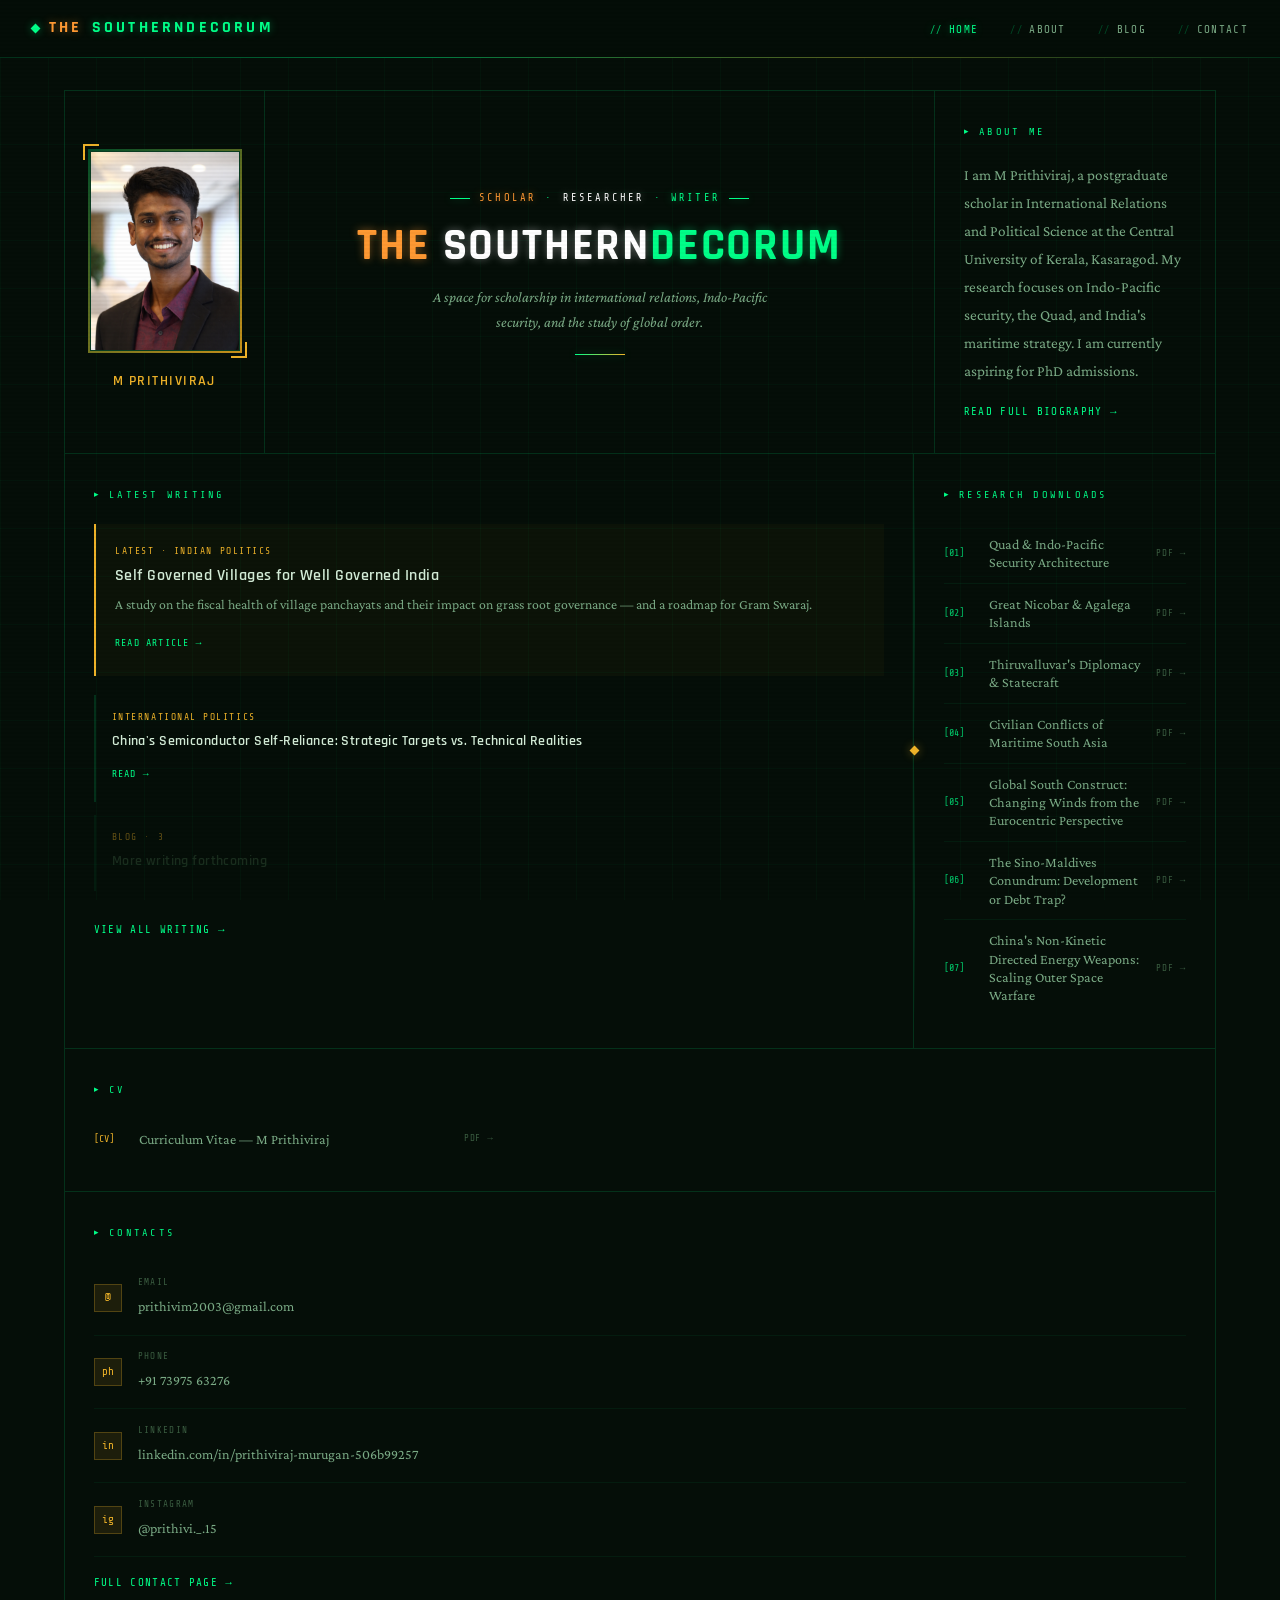
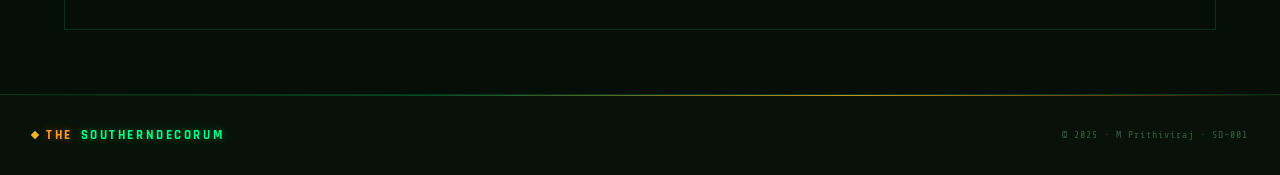
<file: index.html>
<!DOCTYPE html>
<html lang="en">
<head>
<meta charset="UTF-8">
<meta name="viewport" content="width=device-width, initial-scale=1.0">
<title>The Southerndecorum — M Prithiviraj</title>
<link rel="stylesheet" href="style.css">
</head>
<body>
<div class="tricolour-stripe"></div>
<div class="grid-bg"></div>
<nav>
<a href="index.html" class="nav-brand"><span class="dot"></span><span class="clr-orange">The</span> <span class="clr-green">Southerndecorum</span></a>
<ul class="nav-links">
<li><a href="index.html" class="active">Home</a></li>
<li><a href="about.html">About</a></li>
<li><a href="blog.html">Blog</a></li>
<li><a href="contact.html">Contact</a></li>
</ul>
</nav>
<main class="homepage">
<!-- ROW 1: Photo | Title | About Me -->
<div class="hp-row hp-row-top">
<div class="hp-cell photo-cell">
<div class="photo-frame">
<div class="photo-inner">
<img src="photo.png" alt="M Prithiviraj">
</div>
</div>
<p class="photo-name">M Prithiviraj</p>
</div>
<div class="hp-cell title-cell">
<div class="htag"><span class="clr-orange">Scholar</span> · <span class="clr-white">Researcher</span> · <span class="clr-green">Writer</span></div>
<h1 class="site-h1"><span class="clr-orange">The</span> <em class="clr-white">Southern</em><span class="eg">decorum</span></h1>
<p class="site-sub">A space for scholarship in international relations, Indo-Pacific security, and the study of global order.</p>
<div class="title-line"></div>
</div>
<div class="hp-cell about-cell">
<div class="clabel">About Me</div>
<p class="about-text">I am M Prithiviraj, a postgraduate scholar in International Relations and Political Science at the Central University of Kerala, Kasaragod. My research focuses on Indo-Pacific security, the Quad, and India's maritime strategy. I am currently aspiring for PhD admissions.</p>
<a href="about.html" class="clink">Read Full Biography →</a>
</div>
</div>
<!-- ROW 2: Blog | divider | Research Downloads -->
<div class="hp-row hp-row-mid">
<div class="hp-cell blog-cell">
<div class="clabel">Latest Writing</div>
<div class="blog-card featured-card">
<div class="bcard-tag">Latest · Indian Politics</div>
<a href="blog-village-panchayat.html" class="bcard-title">Self Governed Villages for Well Governed India</a>
<p class="bcard-desc">A study on the fiscal health of village panchayats and their impact on grass root governance — and a roadmap for Gram Swaraj.</p>
<a href="blog-village-panchayat.html" class="clink sm">Read Article →</a>
</div>
<div class="blog-card">
<div class="bcard-tag">International Politics</div>
<a href="blog-china-semiconductor.html" class="bcard-title sm">China's Semiconductor Self-Reliance: Strategic Targets vs. Technical Realities</a>
<a href="blog-china-semiconductor.html" class="clink sm" style="display:inline-block;margin-top:0.4rem;">Read →</a>
</div>
<div class="blog-card soon-card">
<div class="bcard-tag">Blog · 3</div>
<p class="bcard-title sm" style="color:var(--text-faint);cursor:default;">More writing forthcoming</p>
</div>
<a href="blog.html" class="clink" style="margin-top:1rem;display:inline-block;">View All Writing →</a>
</div>
<div class="vdivider">
<div class="vd-line"></div>
<div class="vd-gem"></div>
<div class="vd-line"></div>
</div>
<div class="hp-cell dllinks-cell">
<div class="clabel">Research Downloads</div>
<a href="papers/Research_1.pdf" target="_blank" class="dlrow">
<span class="dlnum">[01]</span><span class="dlname">Quad &amp; Indo-Pacific Security Architecture</span><span class="dlext">PDF →</span>
</a>
<a href="papers/Research_2.pdf" target="_blank" class="dlrow">
<span class="dlnum">[02]</span><span class="dlname">Great Nicobar &amp; Agalega Islands</span><span class="dlext">PDF →</span>
</a>
<a href="papers/Research_3.pdf" target="_blank" class="dlrow">
<span class="dlnum">[03]</span><span class="dlname">Thiruvalluvar's Diplomacy &amp; Statecraft</span><span class="dlext">PDF →</span>
</a>
<a href="papers/Research_4.pdf" target="_blank" class="dlrow">
<span class="dlnum">[04]</span><span class="dlname">Civilian Conflicts of Maritime South Asia</span><span class="dlext">PDF →</span>
</a>
<a href="papers/Research_5.pdf" target="_blank" class="dlrow">
<span class="dlnum">[05]</span><span class="dlname">Global South Construct: Changing Winds from the Eurocentric Perspective</span><span class="dlext">PDF →</span>
</a>
<a href="papers/Research_6.pdf" target="_blank" class="dlrow">
<span class="dlnum">[06]</span><span class="dlname">The Sino-Maldives Conundrum: Development or Debt Trap?</span><span class="dlext">PDF →</span>
</a>
<a href="papers/Research_7.pdf" target="_blank" class="dlrow">
<span class="dlnum">[07]</span><span class="dlname">China's Non-Kinetic Directed Energy Weapons: Scaling Outer Space Warfare</span><span class="dlext">PDF →</span>
</a>
</div>
</div>
<!-- CV ROW -->
<div class="hp-row" style="grid-template-columns:1fr;">
<div class="hp-cell" style="border-right:none;">
<div class="clabel">CV</div>
<a href="papers/cv.pdf" target="_blank" class="dlrow gold-dl" style="max-width:400px;">
<span class="dlnum">[CV]</span><span class="dlname">Curriculum Vitae — M Prithiviraj</span><span class="dlext">PDF →</span>
</a>
</div>
</div>
<!-- CONTACTS ROW -->
<div class="hp-row" style="grid-template-columns:1fr;">
<div class="hp-cell" style="border-right:none;">
<div class="clabel">Contacts</div>
<a href="mailto:prithivim2003@gmail.com" class="contact-row">
<span class="cicon">@</span>
<div><span class="ctype">Email</span><span class="cval">prithivim2003@gmail.com</span></div>
</a>
<a href="tel:+917397563276" class="contact-row">
<span class="cicon">ph</span>
<div><span class="ctype">Phone</span><span class="cval">+91 73975 63276</span></div>
</a>
<a href="https://www.linkedin.com/in/prithiviraj-murugan-506b99257" target="_blank" class="contact-row">
<span class="cicon">in</span>
<div><span class="ctype">LinkedIn</span><span class="cval">linkedin.com/in/prithiviraj-murugan-506b99257</span></div>
</a>
<a href="https://instagram.com/prithivi._.15" target="_blank" class="contact-row">
<span class="cicon">ig</span>
<div><span class="ctype">Instagram</span><span class="cval">@prithivi._.15</span></div>
</a>
<a href="contact.html" class="clink" style="margin-top:1rem;display:inline-block;">Full Contact Page →</a>
</div>
</div>
</main>
<footer>
<div class="footer-brand"><span class="fd"></span> <span class="clr-orange">The</span> <span class="clr-green">Southerndecorum</span></div>
<div class="footer-note">© 2025 · M Prithiviraj · SD-001</div>
</footer>
</body>
</html>
</file>
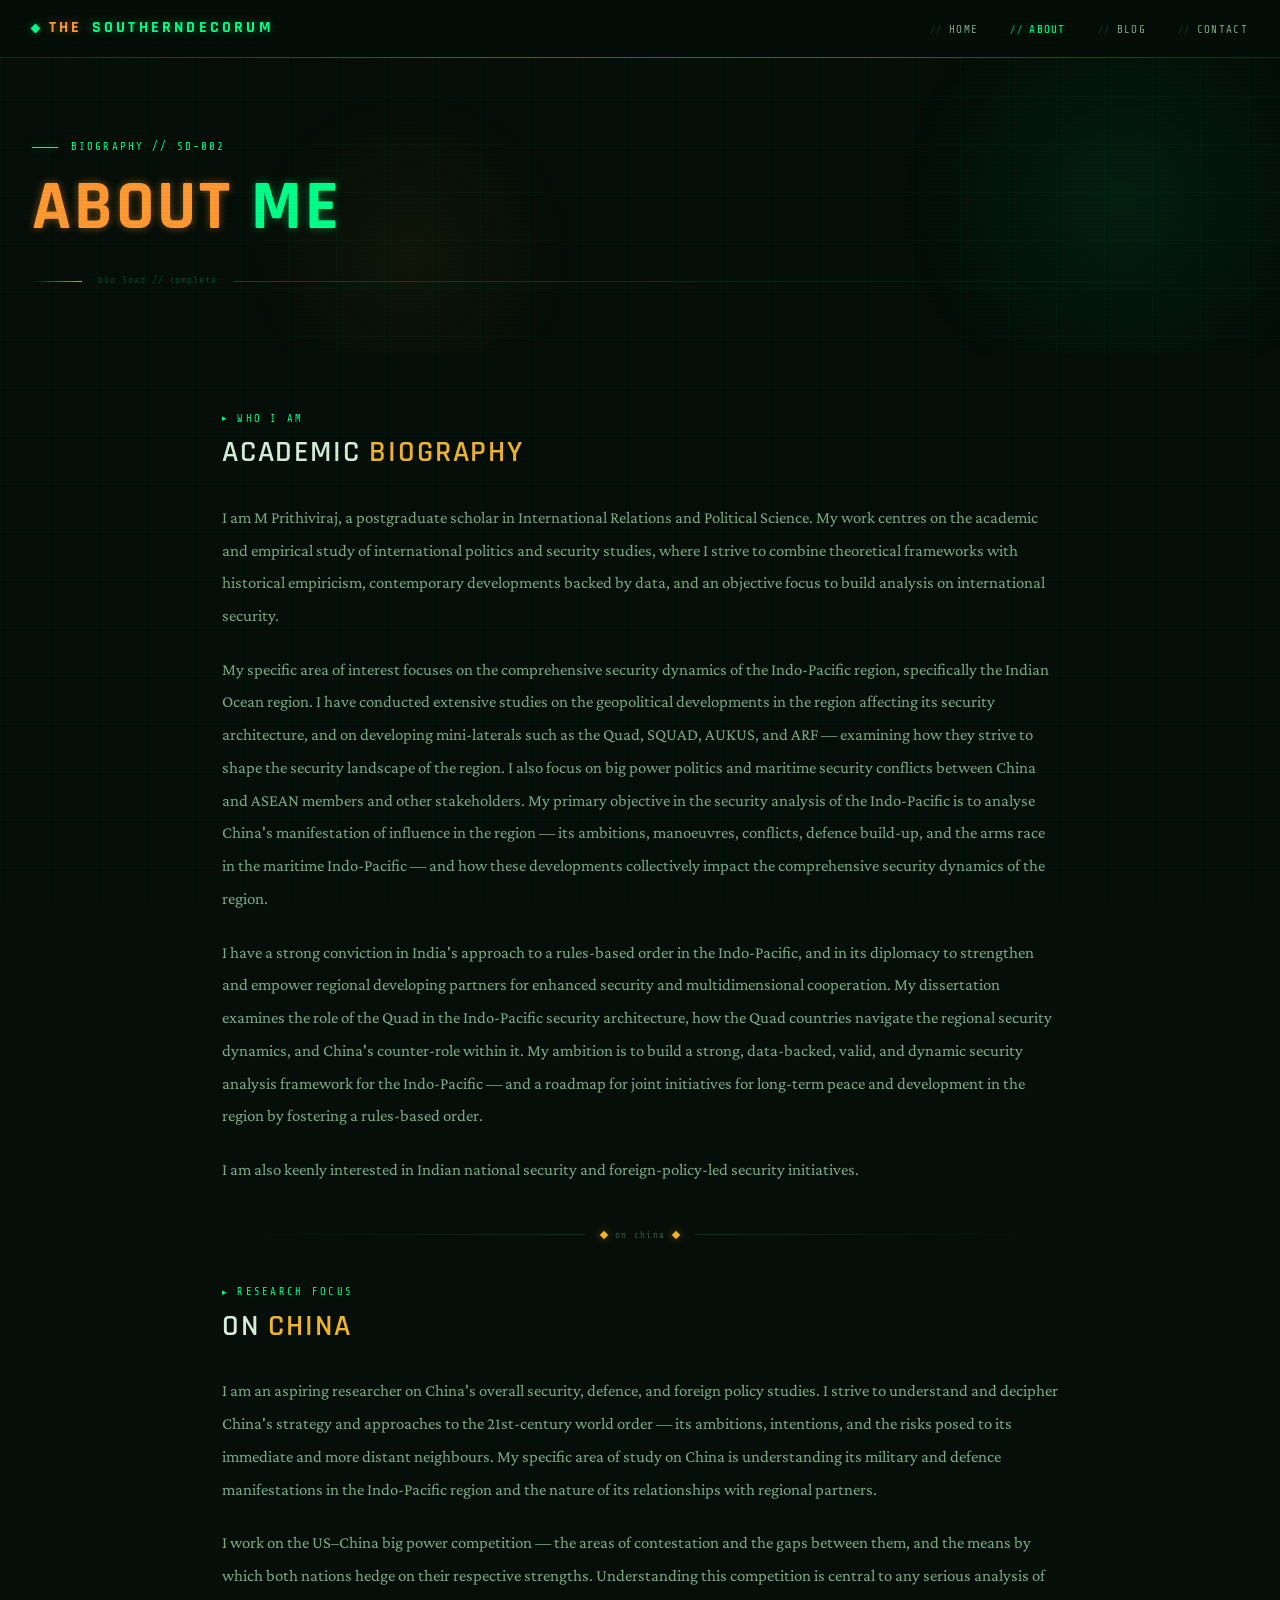
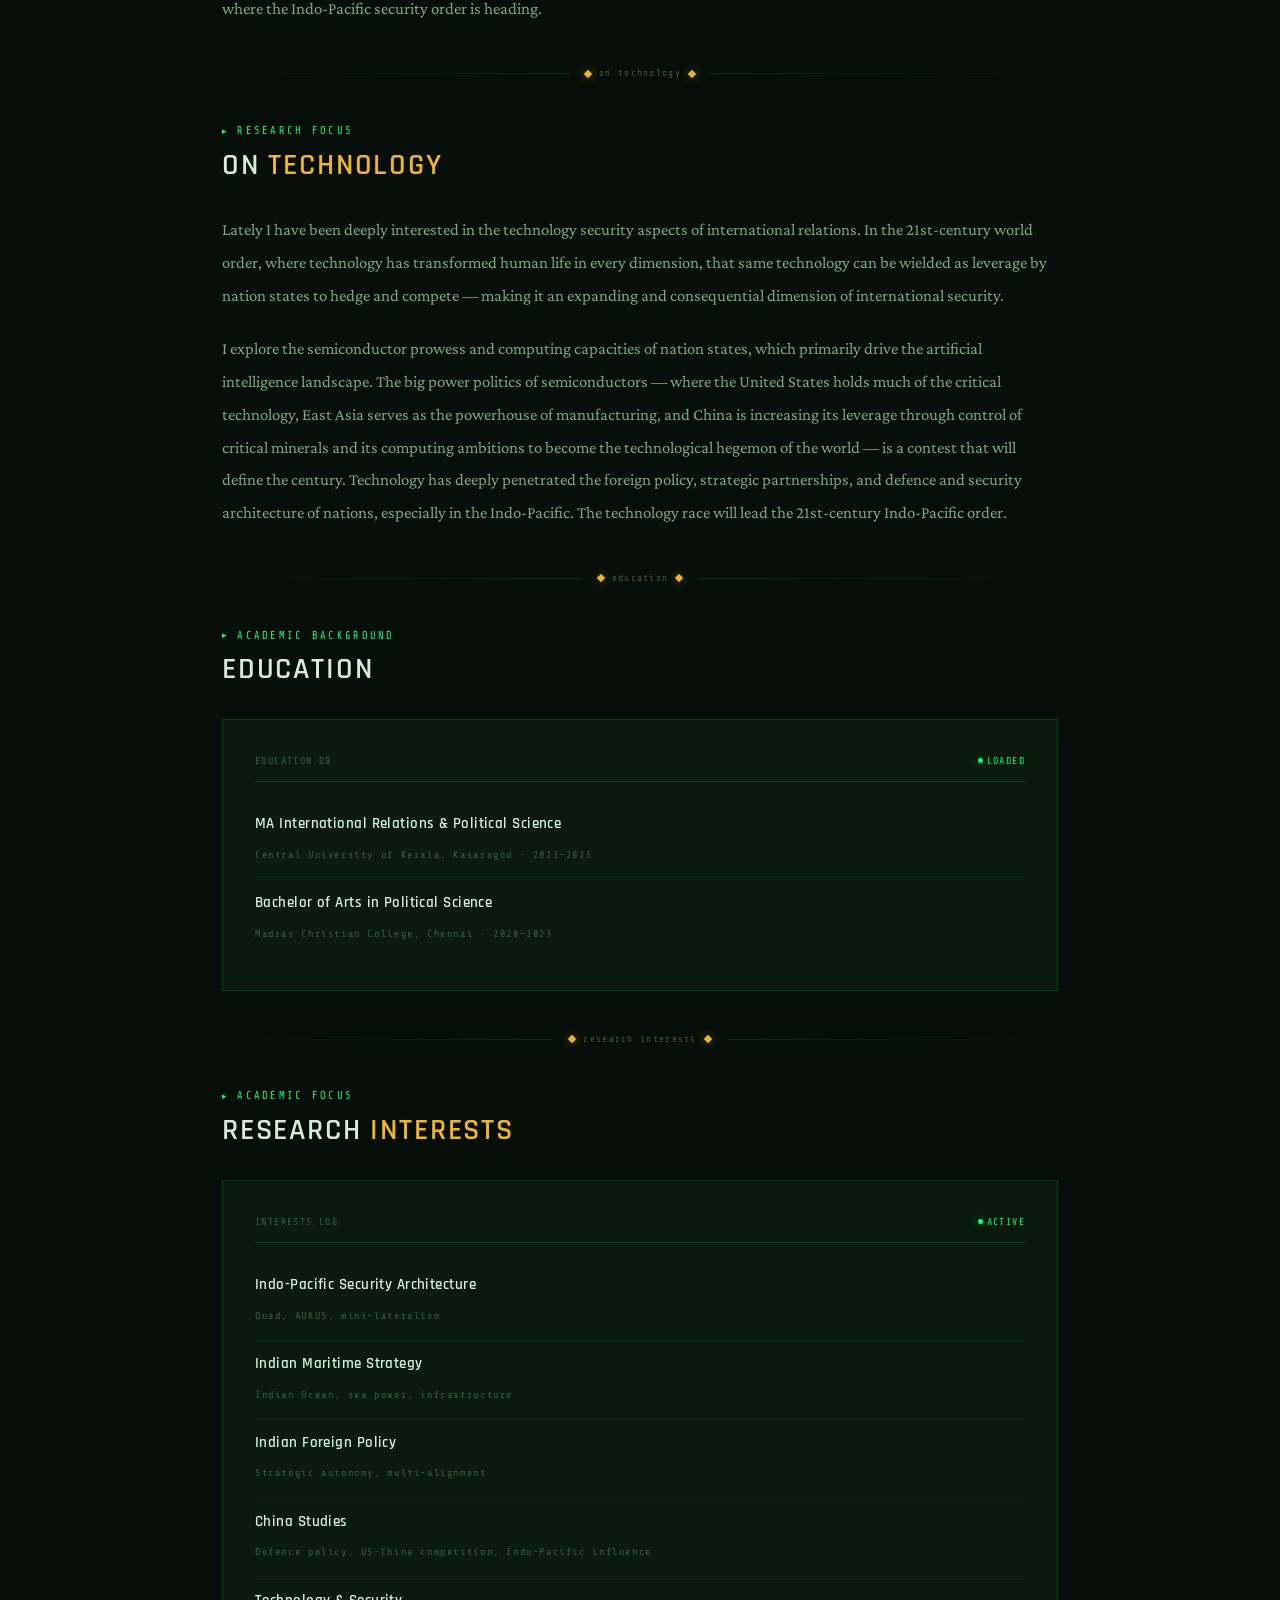
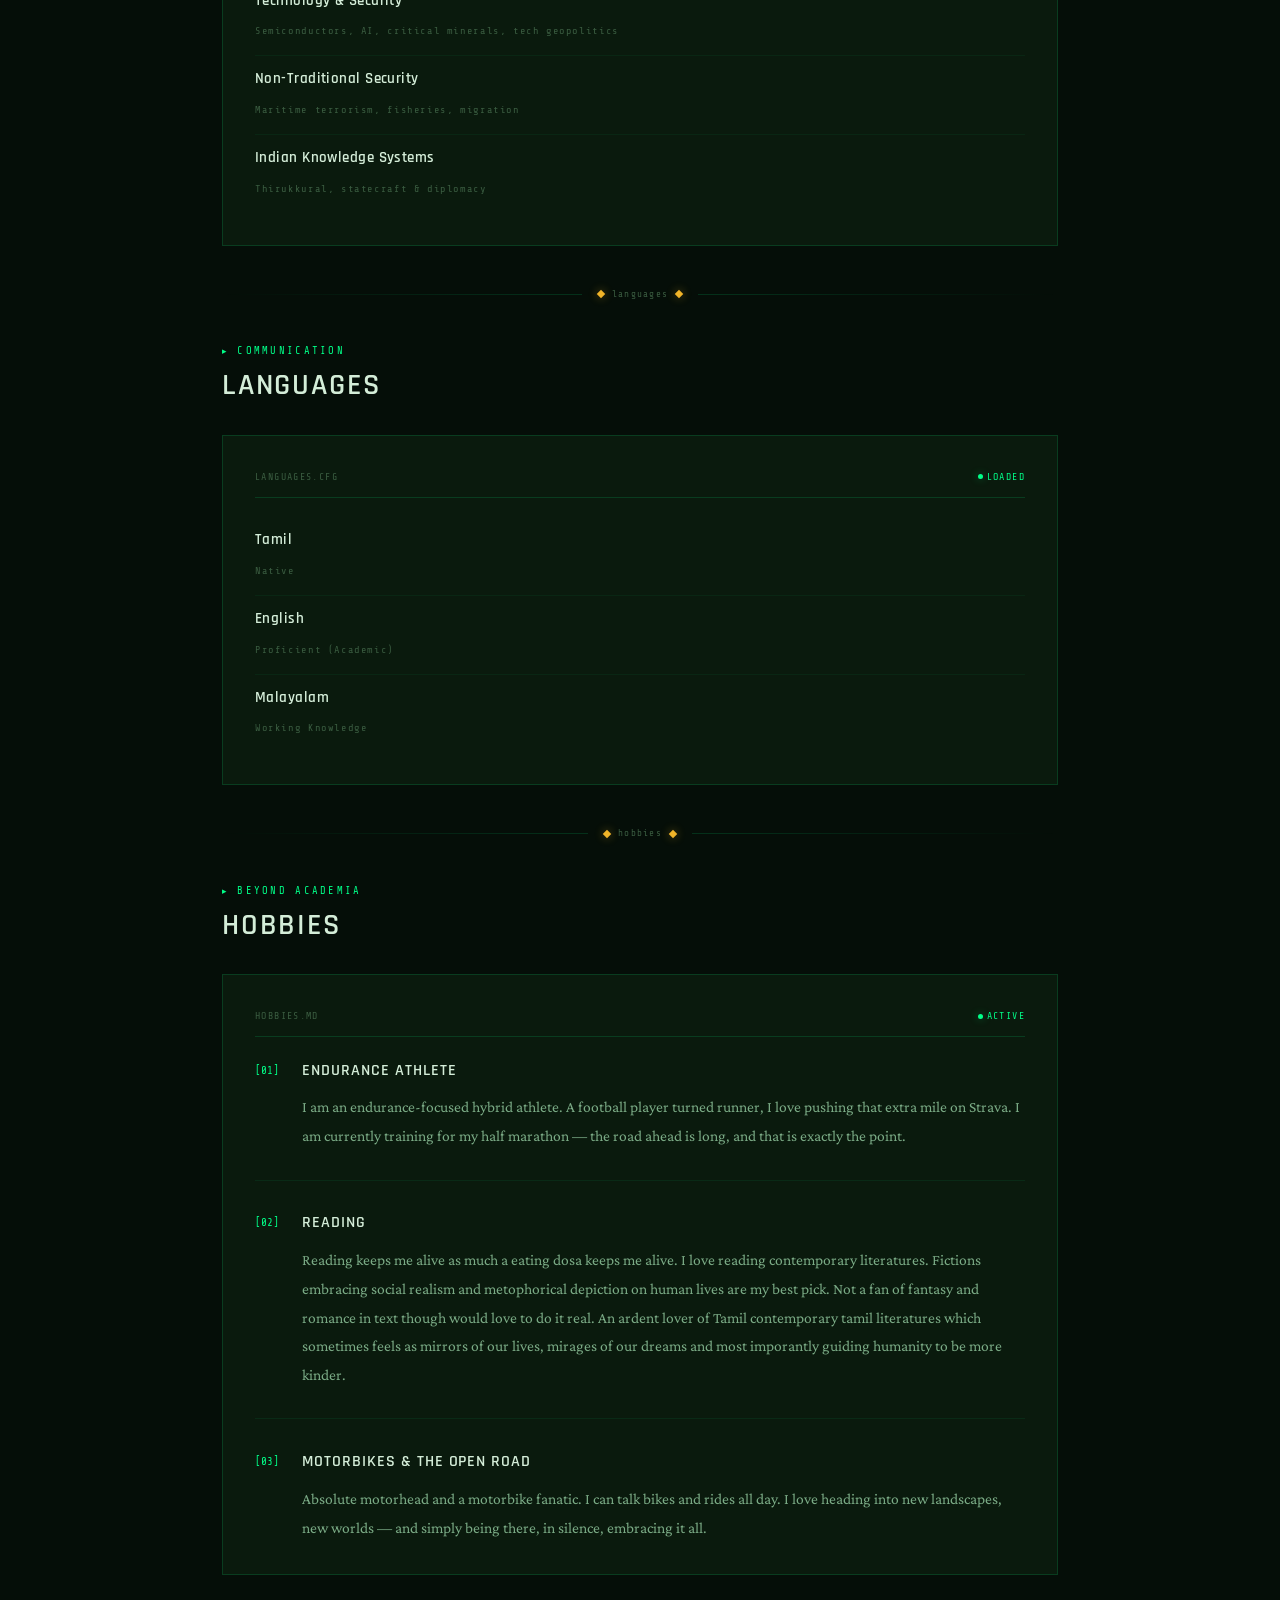
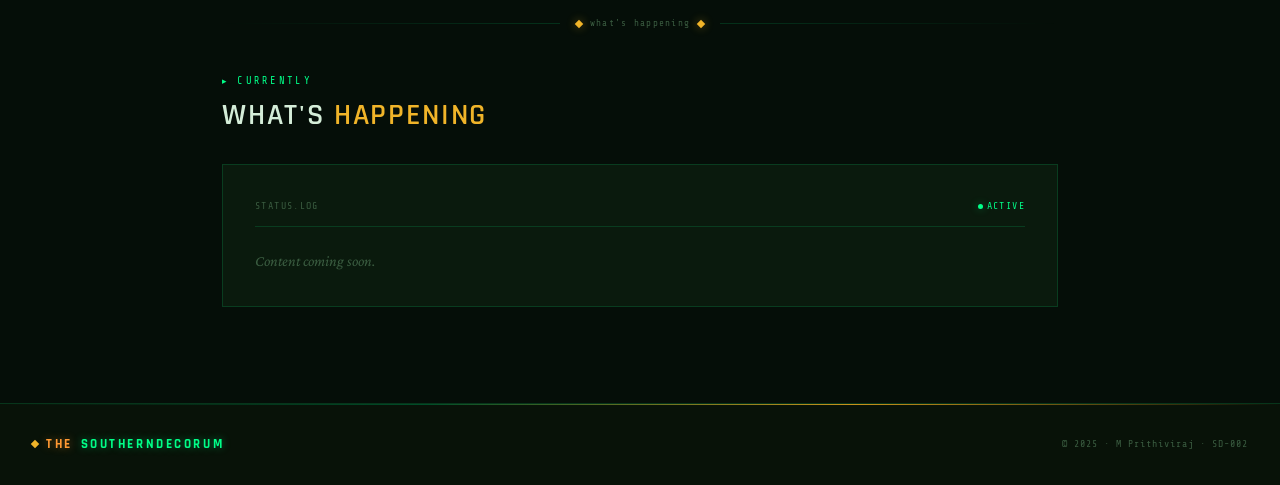
<file: about.html>
<!DOCTYPE html>
<html lang="en">
<head>
<meta charset="UTF-8">
<meta name="viewport" content="width=device-width, initial-scale=1.0">
<title>About — The Southerndecorum</title>
<link rel="stylesheet" href="style.css">
</head>
<body>
<div class="grid-bg"></div>
<nav>
<a href="index.html" class="nav-brand"><span class="dot"></span><span class="clr-orange">The</span> <span class="clr-green">Southerndecorum</span></a>
<ul class="nav-links">
<li><a href="index.html">Home</a></li>
<li><a href="about.html" class="active">About</a></li>
<li><a href="blog.html">Blog</a></li>
<li><a href="contact.html">Contact</a></li>
</ul>
</nav>
<header class="page-header">
<div class="header-tag">Biography // SD-002</div>
<h1><span class="clr-orange">About</span> <em class="clr-green">Me</em></h1>
<div class="header-divider"><span>bio.load // complete</span></div>
</header>
<main class="inner">
<!-- Academic Biography -->
<div class="section-label">Who I Am</div>
<h2 class="section-heading">Academic <span>Biography</span></h2>
<div class="article-body">
<p>I am M Prithiviraj, a postgraduate scholar in International Relations and Political Science. My work centres on the academic and empirical study of international politics and security studies, where I strive to combine theoretical frameworks with historical empiricism, contemporary developments backed by data, and an objective focus to build analysis on international security.</p>
<p>My specific area of interest focuses on the comprehensive security dynamics of the Indo-Pacific region, specifically the Indian Ocean region. I have conducted extensive studies on the geopolitical developments in the region affecting its security architecture, and on developing mini-laterals such as the Quad, SQUAD, AUKUS, and ARF — examining how they strive to shape the security landscape of the region. I also focus on big power politics and maritime security conflicts between China and ASEAN members and other stakeholders. My primary objective in the security analysis of the Indo-Pacific is to analyse China's manifestation of influence in the region — its ambitions, manoeuvres, conflicts, defence build-up, and the arms race in the maritime Indo-Pacific — and how these developments collectively impact the comprehensive security dynamics of the region.</p>
<p>I have a strong conviction in India's approach to a rules-based order in the Indo-Pacific, and in its diplomacy to strengthen and empower regional developing partners for enhanced security and multidimensional cooperation. My dissertation examines the role of the Quad in the Indo-Pacific security architecture, how the Quad countries navigate the regional security dynamics, and China's counter-role within it. My ambition is to build a strong, data-backed, valid, and dynamic security analysis framework for the Indo-Pacific — and a roadmap for joint initiatives for long-term peace and development in the region by fostering a rules-based order.</p>
<p>I am also keenly interested in Indian national security and foreign-policy-led security initiatives.</p>
</div>
<!-- On China -->
<div class="tech-divider" style="margin-top:2.5rem;"><div class="td-inner"><span class="td-gem"></span> on china <span class="td-gem"></span></div></div>
<div class="section-label">Research Focus</div>
<h2 class="section-heading">On <span>China</span></h2>
<div class="article-body">
<p>I am an aspiring researcher on China's overall security, defence, and foreign policy studies. I strive to understand and decipher China's strategy and approaches to the 21st-century world order — its ambitions, intentions, and the risks posed to its immediate and more distant neighbours. My specific area of study on China is understanding its military and defence manifestations in the Indo-Pacific region and the nature of its relationships with regional partners.</p>
<p>I work on the US–China big power competition — the areas of contestation and the gaps between them, and the means by which both nations hedge on their respective strengths. Understanding this competition is central to any serious analysis of where the Indo-Pacific security order is heading.</p>
</div>
<!-- On Technology -->
<div class="tech-divider" style="margin-top:2.5rem;"><div class="td-inner"><span class="td-gem"></span> on technology <span class="td-gem"></span></div></div>
<div class="section-label">Research Focus</div>
<h2 class="section-heading">On <span>Technology</span></h2>
<div class="article-body">
<p>Lately I have been deeply interested in the technology security aspects of international relations. In the 21st-century world order, where technology has transformed human life in every dimension, that same technology can be wielded as leverage by nation states to hedge and compete — making it an expanding and consequential dimension of international security.</p>
<p>I explore the semiconductor prowess and computing capacities of nation states, which primarily drive the artificial intelligence landscape. The big power politics of semiconductors — where the United States holds much of the critical technology, East Asia serves as the powerhouse of manufacturing, and China is increasing its leverage through control of critical minerals and its computing ambitions to become the technological hegemon of the world — is a contest that will define the century. Technology has deeply penetrated the foreign policy, strategic partnerships, and defence and security architecture of nations, especially in the Indo-Pacific. The technology race will lead the 21st-century Indo-Pacific order.</p>
</div>
<!-- Education -->
<div class="tech-divider" style="margin-top:2.5rem;"><div class="td-inner"><span class="td-gem"></span> education <span class="td-gem"></span></div></div>
<div class="section-label">Academic Background</div>
<h2 class="section-heading">Education</h2>
<div class="panel">
<div class="panel-header"><span>education.db</span><span class="panel-status">loaded</span></div>
<div class="cred-item">
<strong>MA International Relations &amp; Political Science</strong>
<span>Central University of Kerala, Kasaragod · 2023–2025</span>
</div>
<div class="cred-item" style="border-bottom:none;">
<strong>Bachelor of Arts in Political Science</strong>
<span>Madras Christian College, Chennai · 2020–2023</span>
</div>
</div>
<!-- Research Interests -->
<div class="tech-divider" style="margin-top:2.5rem;"><div class="td-inner"><span class="td-gem"></span> research interests <span class="td-gem"></span></div></div>
<div class="section-label">Academic Focus</div>
<h2 class="section-heading">Research <span>Interests</span></h2>
<div class="panel">
<div class="panel-header"><span>interests.log</span><span class="panel-status">active</span></div>
<div class="cred-item"><strong>Indo-Pacific Security Architecture</strong><span>Quad, AUKUS, mini-lateralism</span></div>
<div class="cred-item"><strong>Indian Maritime Strategy</strong><span>Indian Ocean, sea power, infrastructure</span></div>
<div class="cred-item"><strong>Indian Foreign Policy</strong><span>Strategic autonomy, multi-alignment</span></div>
<div class="cred-item"><strong>China Studies</strong><span>Defence policy, US-China competition, Indo-Pacific influence</span></div>
<div class="cred-item"><strong>Technology &amp; Security</strong><span>Semiconductors, AI, critical minerals, tech geopolitics</span></div>
<div class="cred-item"><strong>Non-Traditional Security</strong><span>Maritime terrorism, fisheries, migration</span></div>
<div class="cred-item" style="border-bottom:none;"><strong>Indian Knowledge Systems</strong><span>Thirukkural, statecraft &amp; diplomacy</span></div>
</div>
<!-- Languages -->
<div class="tech-divider" style="margin-top:2.5rem;"><div class="td-inner"><span class="td-gem"></span> languages <span class="td-gem"></span></div></div>
<div class="section-label">Communication</div>
<h2 class="section-heading">Languages</h2>
<div class="panel">
<div class="panel-header"><span>languages.cfg</span><span class="panel-status">loaded</span></div>
<div class="cred-item"><strong>Tamil</strong><span>Native</span></div>
<div class="cred-item"><strong>English</strong><span>Proficient (Academic)</span></div>
<div class="cred-item" style="border-bottom:none;"><strong>Malayalam</strong><span>Working Knowledge</span></div>
</div>
<!-- Hobbies -->
<div class="tech-divider" style="margin-top:2.5rem;"><div class="td-inner"><span class="td-gem"></span> hobbies <span class="td-gem"></span></div></div>
<div class="section-label">Beyond Academia</div>
<h2 class="section-heading">Hobbies</h2>
<div class="panel">
<div class="panel-header"><span>hobbies.md</span><span class="panel-status">active</span></div>
<div style="display:flex;flex-direction:column;gap:1.8rem;">
<div style="display:flex;gap:1.2rem;align-items:flex-start;">
<div style="font-family:var(--mono);font-size:0.68rem;color:var(--em);flex-shrink:0;padding-top:4px;min-width:28px;">[01]</div>
<div>
<p style="font-family:var(--sans);font-size:1rem;font-weight:600;letter-spacing:0.06em;text-transform:uppercase;color:var(--text);margin-bottom:0.5rem;">Endurance Athlete</p>
<p style="font-family:var(--serif);font-size:0.97rem;color:var(--text-dim);line-height:1.85;">I am an endurance-focused hybrid athlete. A football player turned runner, I love pushing that extra mile on Strava. I am currently training for my half marathon — the road ahead is long, and that is exactly the point.</p>
</div>
</div>
<div style="border-top:1px solid rgba(0,255,136,0.07);padding-top:1.8rem;display:flex;gap:1.2rem;align-items:flex-start;">
<div style="font-family:var(--mono);font-size:0.68rem;color:var(--em);flex-shrink:0;padding-top:4px;min-width:28px;">[02]</div>
<div>
<p style="font-family:var(--sans);font-size:1rem;font-weight:600;letter-spacing:0.06em;text-transform:uppercase;color:var(--text);margin-bottom:0.5rem;">Reading</p>
<p style="font-family:var(--serif);font-size:0.97rem;color:var(--text-dim);line-height:1.85;">Reading keeps me alive as much a eating dosa keeps me alive. I love reading contemporary literatures. Fictions embracing social realism and metophorical depiction on human lives are my best pick. Not a fan of fantasy and romance in text though would love to do it real. An ardent lover of Tamil contemporary tamil literatures which sometimes feels as mirrors of our lives, mirages of our dreams and most imporantly guiding humanity to be more kinder.</p>
</div>
</div>
<div style="border-top:1px solid rgba(0,255,136,0.07);padding-top:1.8rem;display:flex;gap:1.2rem;align-items:flex-start;">
<div style="font-family:var(--mono);font-size:0.68rem;color:var(--em);flex-shrink:0;padding-top:4px;min-width:28px;">[03]</div>
<div>
<p style="font-family:var(--sans);font-size:1rem;font-weight:600;letter-spacing:0.06em;text-transform:uppercase;color:var(--text);margin-bottom:0.5rem;">Motorbikes &amp; The Open Road</p>
<p style="font-family:var(--serif);font-size:0.97rem;color:var(--text-dim);line-height:1.85;">Absolute motorhead and a motorbike fanatic. I can talk bikes and rides all day. I love heading into new landscapes, new worlds — and simply being there, in silence, embracing it all.</p>
</div>
</div>
</div>
</div>
<!-- What's Happening -->
<div class="tech-divider" style="margin-top:2.5rem;"><div class="td-inner"><span class="td-gem"></span> what's happening <span class="td-gem"></span></div></div>
<div class="section-label">Currently</div>
<h2 class="section-heading">What's <span>Happening</span></h2>
<div class="panel" style="min-height:80px;">
<div class="panel-header"><span>status.log</span><span class="panel-status">active</span></div>
<p style="font-family:var(--serif);font-size:0.95rem;color:var(--text-faint);font-style:italic;">Content coming soon.</p>
</div>
</main>
<footer>
<div class="footer-brand"><span class="fd"></span> <span class="clr-orange">The</span> <span class="clr-green">Southerndecorum</span></div>
<div class="footer-note">© 2025 · M Prithiviraj · SD-002</div>
</footer>
</body>
</html>
</file>
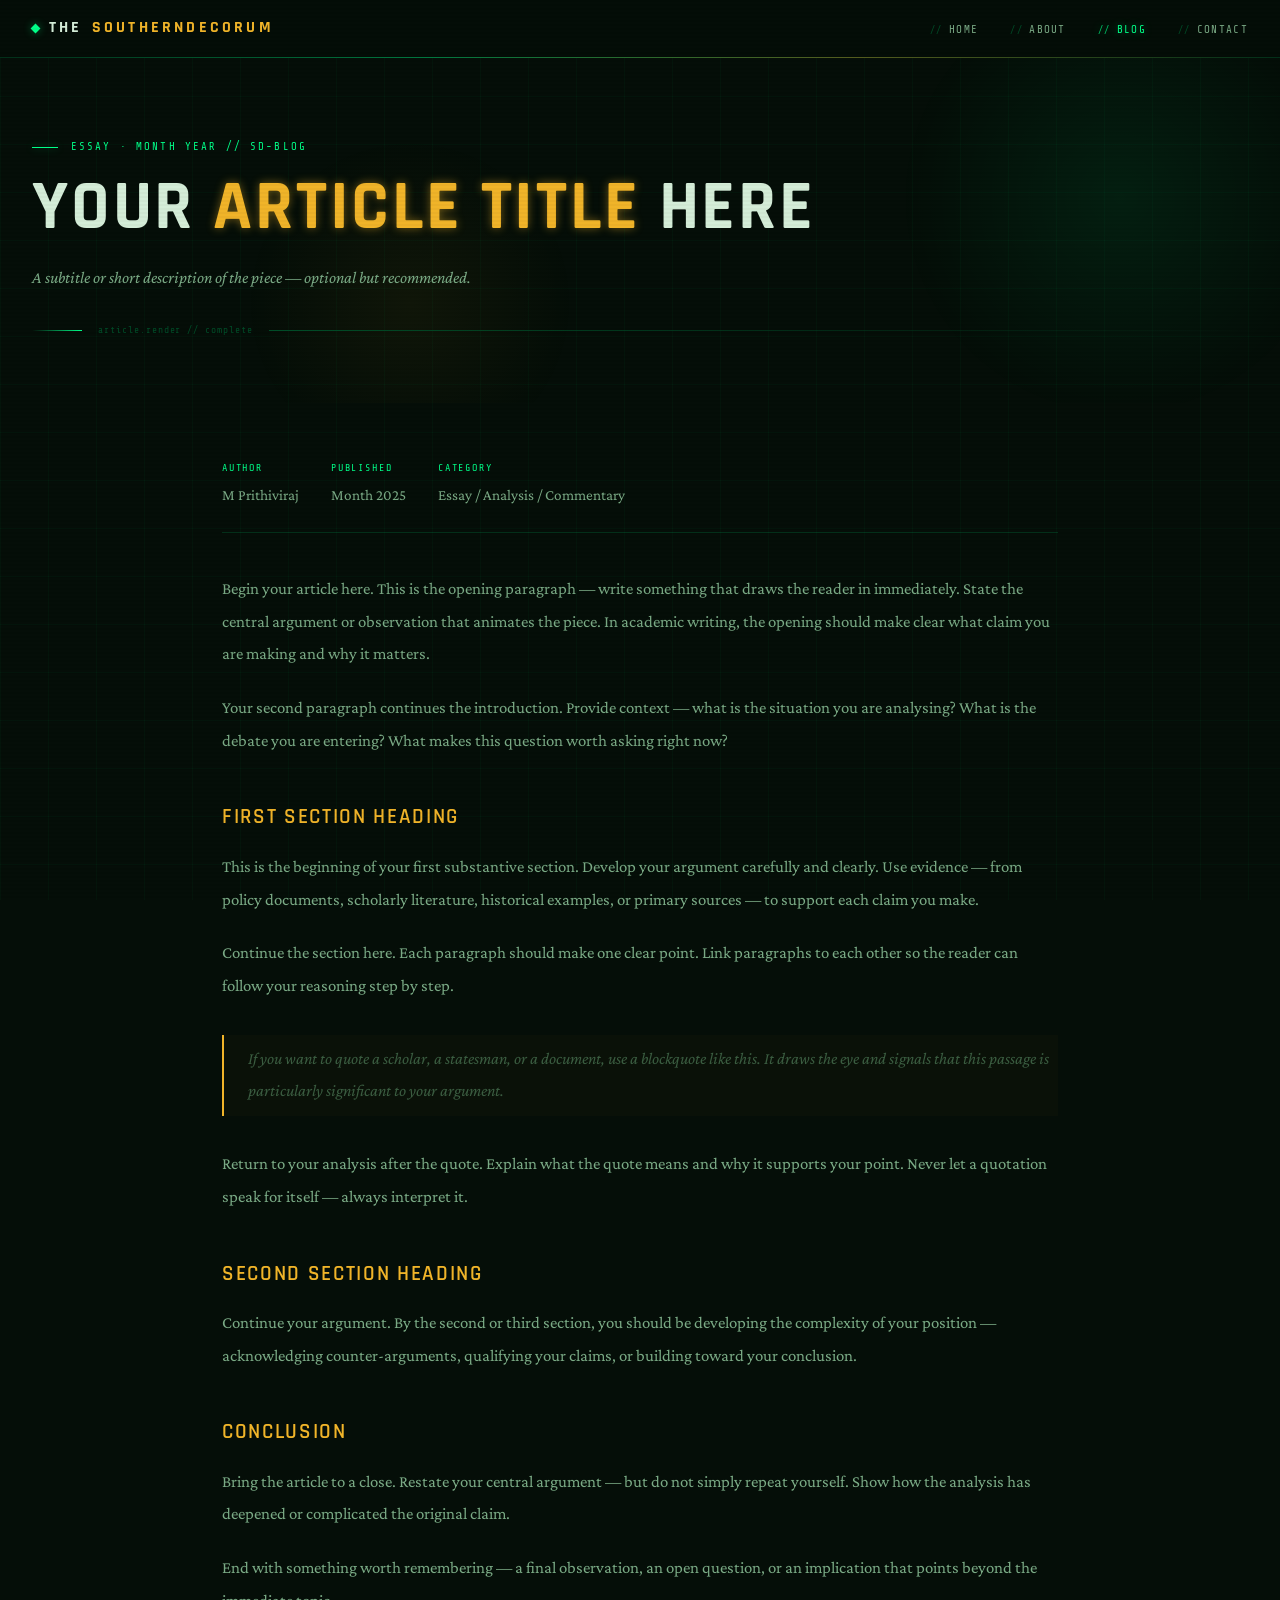
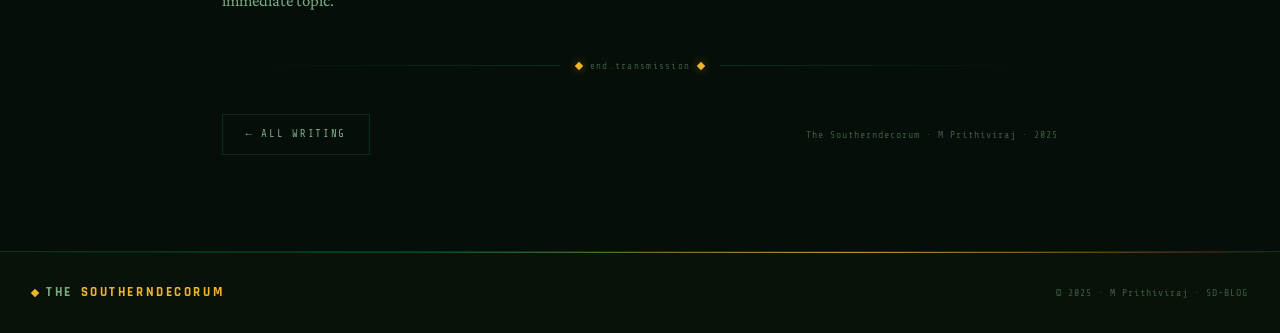
<file: Article.html>
<!DOCTYPE html>
<html lang="en">
<head>
  <meta charset="UTF-8">
  <meta name="viewport" content="width=device-width, initial-scale=1.0">
  <title>Article Title — The Southerndecorum</title>
  <link rel="stylesheet" href="style.css">
</head>
<body>
<div class="grid-bg"></div>

<nav>
  <a href="index.html" class="nav-brand"><span class="dot"></span>The <span>Southerndecorum</span></a>
  <ul class="nav-links">
    <li><a href="index.html">Home</a></li>
    <li><a href="about.html">About</a></li>
    
    <li><a href="blog.html" class="active">Blog</a></li>
    <li><a href="contact.html">Contact</a></li>
  </ul>
</nav>

<header class="page-header">
  <div class="header-tag">Essay · Month Year // SD-BLOG</div>
  <h1>Your <em>Article Title</em> Here</h1>
  <p class="header-sub">A subtitle or short description of the piece — optional but recommended.</p>
  <div class="header-divider"><span>article.render // complete</span></div>
</header>

<main class="inner">

  <div style="display:flex;gap:2rem;align-items:center;margin-bottom:2.5rem;padding-bottom:1.5rem;border-bottom:1px solid var(--border);flex-wrap:wrap;">
    <div>
      <p style="font-family:var(--mono);font-size:0.63rem;letter-spacing:0.18em;text-transform:uppercase;color:var(--em);margin-bottom:0.2rem;">Author</p>
      <p style="font-family:var(--serif);font-size:0.95rem;color:var(--text-dim);">M Prithiviraj</p>
    </div>
    <div>
      <p style="font-family:var(--mono);font-size:0.63rem;letter-spacing:0.18em;text-transform:uppercase;color:var(--em);margin-bottom:0.2rem;">Published</p>
      <p style="font-family:var(--serif);font-size:0.95rem;color:var(--text-dim);">Month 2025</p>
    </div>
    <div>
      <p style="font-family:var(--mono);font-size:0.63rem;letter-spacing:0.18em;text-transform:uppercase;color:var(--em);margin-bottom:0.2rem;">Category</p>
      <p style="font-family:var(--serif);font-size:0.95rem;color:var(--text-dim);">Essay / Analysis / Commentary</p>
    </div>
  </div>

  <div class="article-body">

    <p>Begin your article here. This is the opening paragraph — write something that draws the reader in immediately. State the central argument or observation that animates the piece. In academic writing, the opening should make clear what claim you are making and why it matters.</p>

    <p>Your second paragraph continues the introduction. Provide context — what is the situation you are analysing? What is the debate you are entering? What makes this question worth asking right now?</p>

    <h2>First Section Heading</h2>

    <p>This is the beginning of your first substantive section. Develop your argument carefully and clearly. Use evidence — from policy documents, scholarly literature, historical examples, or primary sources — to support each claim you make.</p>

    <p>Continue the section here. Each paragraph should make one clear point. Link paragraphs to each other so the reader can follow your reasoning step by step.</p>

    <blockquote>
      If you want to quote a scholar, a statesman, or a document, use a blockquote like this. It draws the eye and signals that this passage is particularly significant to your argument.
    </blockquote>

    <p>Return to your analysis after the quote. Explain what the quote means and why it supports your point. Never let a quotation speak for itself — always interpret it.</p>

    <h2>Second Section Heading</h2>

    <p>Continue your argument. By the second or third section, you should be developing the complexity of your position — acknowledging counter-arguments, qualifying your claims, or building toward your conclusion.</p>

    <h2>Conclusion</h2>

    <p>Bring the article to a close. Restate your central argument — but do not simply repeat yourself. Show how the analysis has deepened or complicated the original claim.</p>

    <p>End with something worth remembering — a final observation, an open question, or an implication that points beyond the immediate topic.</p>

  </div>

  <div class="tech-divider"><div class="td-inner"><span class="td-gem"></span> end.transmission <span class="td-gem"></span></div></div>

  <div style="display:flex;justify-content:space-between;align-items:center;flex-wrap:wrap;gap:1rem;">
    <a href="blog.html" class="btn btn-ghost">← All Writing</a>
    <span style="font-family:var(--mono);font-size:0.62rem;color:var(--text-faint);letter-spacing:0.1em;">The Southerndecorum · M Prithiviraj · 2025</span>
  </div>

</main>

<footer>
  <div class="footer-brand"><span class="fd"></span> The <span>Southerndecorum</span></div>
  <div class="footer-note">© 2025 · M Prithiviraj · SD-BLOG</div>
</footer>
</body>
</html>
</file>
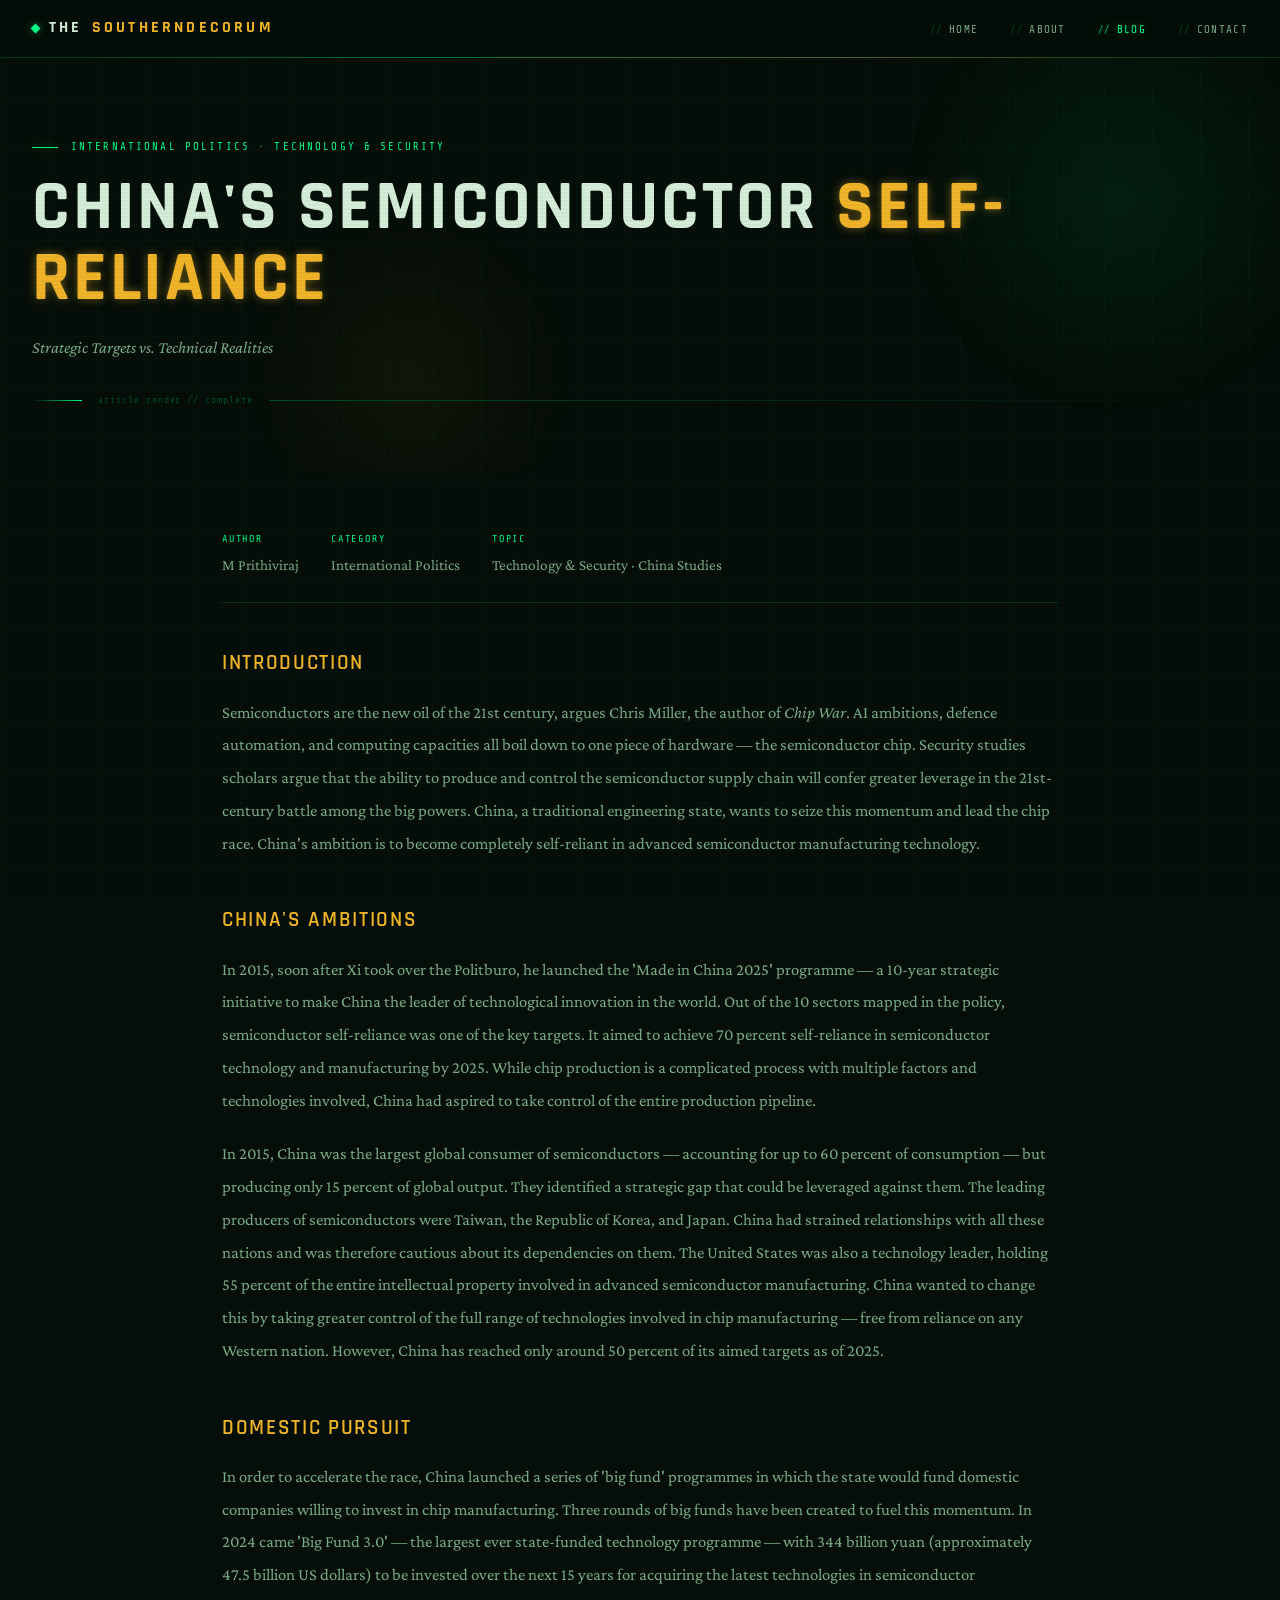
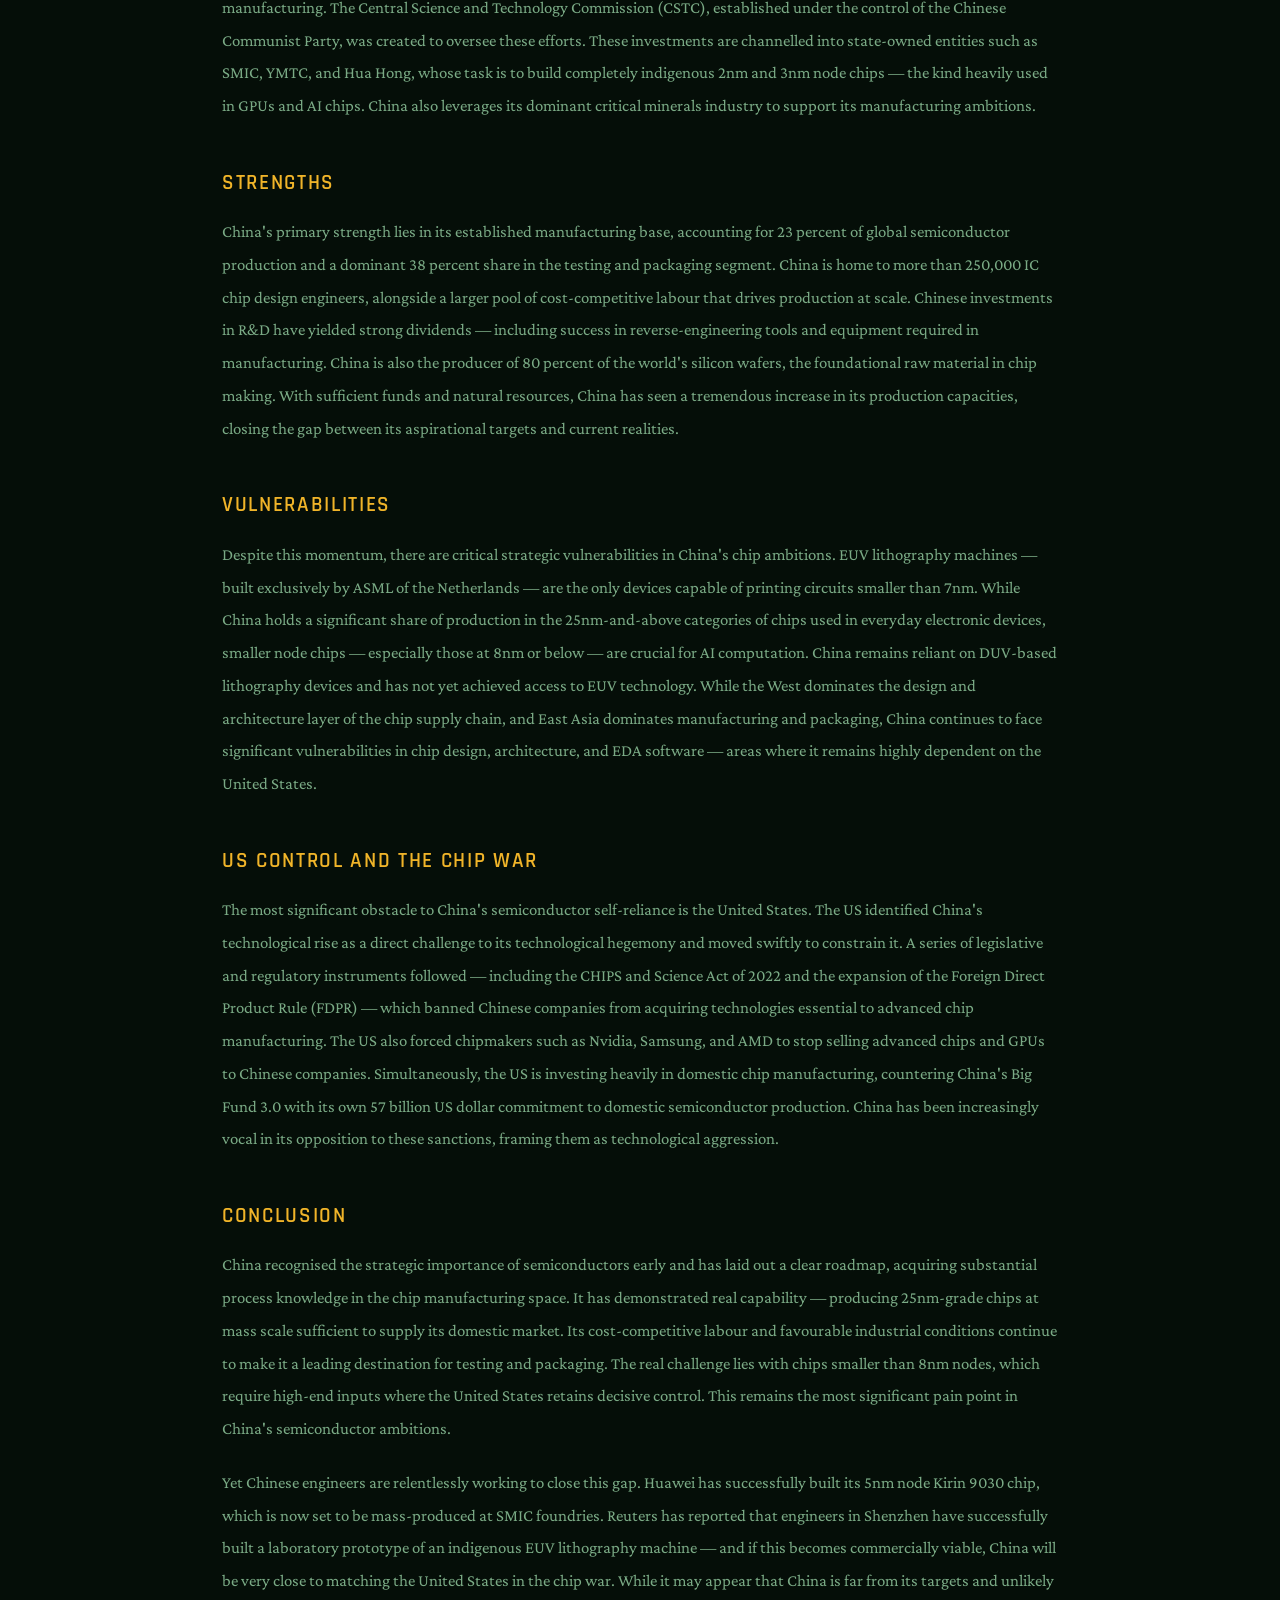
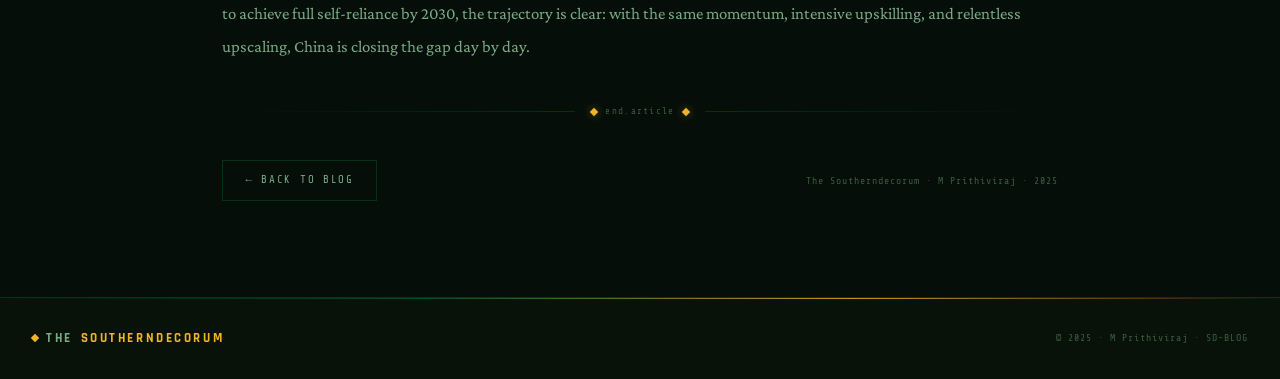
<file: blog-china-semiconductor.html>
<!DOCTYPE html>
<html lang="en">
<head>
  <meta charset="UTF-8">
  <meta name="viewport" content="width=device-width, initial-scale=1.0">
  <title>China's Semiconductor Self-Reliance — The Southerndecorum</title>
  <link rel="stylesheet" href="style.css">
</head>
<body>
<div class="tricolour-stripe"></div>
<div class="grid-bg"></div>

<nav>
  <a href="index.html" class="nav-brand"><span class="dot"></span>The <span>Southerndecorum</span></a>
  <ul class="nav-links">
    <li><a href="index.html">Home</a></li>
    <li><a href="about.html">About</a></li>
    <li><a href="blog.html" class="active">Blog</a></li>
    <li><a href="contact.html">Contact</a></li>
  </ul>
</nav>

<header class="page-header">
  <div class="header-tag">International Politics · Technology &amp; Security</div>
  <h1>China's Semiconductor <em>Self-Reliance</em></h1>
  <p class="header-sub">Strategic Targets vs. Technical Realities</p>
  <div class="header-divider"><span>article.render // complete</span></div>
</header>

<main class="inner">

  <!-- Article metadata -->
  <div style="display:flex;gap:2rem;align-items:center;margin-bottom:2.5rem;padding-bottom:1.5rem;border-bottom:1px solid var(--border);flex-wrap:wrap;">
    <div>
      <p style="font-family:var(--mono);font-size:0.63rem;letter-spacing:0.18em;text-transform:uppercase;color:var(--em);margin-bottom:0.2rem;">Author</p>
      <p style="font-family:var(--serif);font-size:0.95rem;color:var(--text-dim);">M Prithiviraj</p>
    </div>
    <div>
      <p style="font-family:var(--mono);font-size:0.63rem;letter-spacing:0.18em;text-transform:uppercase;color:var(--em);margin-bottom:0.2rem;">Category</p>
      <p style="font-family:var(--serif);font-size:0.95rem;color:var(--text-dim);">International Politics</p>
    </div>
    <div>
      <p style="font-family:var(--mono);font-size:0.63rem;letter-spacing:0.18em;text-transform:uppercase;color:var(--em);margin-bottom:0.2rem;">Topic</p>
      <p style="font-family:var(--serif);font-size:0.95rem;color:var(--text-dim);">Technology &amp; Security · China Studies</p>
    </div>
  </div>

  <!-- Article body -->
  <div class="article-body">

    <h2>Introduction</h2>
    <p>Semiconductors are the new oil of the 21st century, argues Chris Miller, the author of <em>Chip War</em>. AI ambitions, defence automation, and computing capacities all boil down to one piece of hardware — the semiconductor chip. Security studies scholars argue that the ability to produce and control the semiconductor supply chain will confer greater leverage in the 21st-century battle among the big powers. China, a traditional engineering state, wants to seize this momentum and lead the chip race. China's ambition is to become completely self-reliant in advanced semiconductor manufacturing technology.</p>

    <h2>China's Ambitions</h2>
    <p>In 2015, soon after Xi took over the Politburo, he launched the 'Made in China 2025' programme — a 10-year strategic initiative to make China the leader of technological innovation in the world. Out of the 10 sectors mapped in the policy, semiconductor self-reliance was one of the key targets. It aimed to achieve 70 percent self-reliance in semiconductor technology and manufacturing by 2025. While chip production is a complicated process with multiple factors and technologies involved, China had aspired to take control of the entire production pipeline.</p>
    <p>In 2015, China was the largest global consumer of semiconductors — accounting for up to 60 percent of consumption — but producing only 15 percent of global output. They identified a strategic gap that could be leveraged against them. The leading producers of semiconductors were Taiwan, the Republic of Korea, and Japan. China had strained relationships with all these nations and was therefore cautious about its dependencies on them. The United States was also a technology leader, holding 55 percent of the entire intellectual property involved in advanced semiconductor manufacturing. China wanted to change this by taking greater control of the full range of technologies involved in chip manufacturing — free from reliance on any Western nation. However, China has reached only around 50 percent of its aimed targets as of 2025.</p>

    <h2>Domestic Pursuit</h2>
    <p>In order to accelerate the race, China launched a series of 'big fund' programmes in which the state would fund domestic companies willing to invest in chip manufacturing. Three rounds of big funds have been created to fuel this momentum. In 2024 came 'Big Fund 3.0' — the largest ever state-funded technology programme — with 344 billion yuan (approximately 47.5 billion US dollars) to be invested over the next 15 years for acquiring the latest technologies in semiconductor manufacturing. The Central Science and Technology Commission (CSTC), established under the control of the Chinese Communist Party, was created to oversee these efforts. These investments are channelled into state-owned entities such as SMIC, YMTC, and Hua Hong, whose task is to build completely indigenous 2nm and 3nm node chips — the kind heavily used in GPUs and AI chips. China also leverages its dominant critical minerals industry to support its manufacturing ambitions.</p>

    <h2>Strengths</h2>
    <p>China's primary strength lies in its established manufacturing base, accounting for 23 percent of global semiconductor production and a dominant 38 percent share in the testing and packaging segment. China is home to more than 250,000 IC chip design engineers, alongside a larger pool of cost-competitive labour that drives production at scale. Chinese investments in R&amp;D have yielded strong dividends — including success in reverse-engineering tools and equipment required in manufacturing. China is also the producer of 80 percent of the world's silicon wafers, the foundational raw material in chip making. With sufficient funds and natural resources, China has seen a tremendous increase in its production capacities, closing the gap between its aspirational targets and current realities.</p>

    <h2>Vulnerabilities</h2>
    <p>Despite this momentum, there are critical strategic vulnerabilities in China's chip ambitions. EUV lithography machines — built exclusively by ASML of the Netherlands — are the only devices capable of printing circuits smaller than 7nm. While China holds a significant share of production in the 25nm-and-above categories of chips used in everyday electronic devices, smaller node chips — especially those at 8nm or below — are crucial for AI computation. China remains reliant on DUV-based lithography devices and has not yet achieved access to EUV technology. While the West dominates the design and architecture layer of the chip supply chain, and East Asia dominates manufacturing and packaging, China continues to face significant vulnerabilities in chip design, architecture, and EDA software — areas where it remains highly dependent on the United States.</p>

    <h2>US Control and the Chip War</h2>
    <p>The most significant obstacle to China's semiconductor self-reliance is the United States. The US identified China's technological rise as a direct challenge to its technological hegemony and moved swiftly to constrain it. A series of legislative and regulatory instruments followed — including the CHIPS and Science Act of 2022 and the expansion of the Foreign Direct Product Rule (FDPR) — which banned Chinese companies from acquiring technologies essential to advanced chip manufacturing. The US also forced chipmakers such as Nvidia, Samsung, and AMD to stop selling advanced chips and GPUs to Chinese companies. Simultaneously, the US is investing heavily in domestic chip manufacturing, countering China's Big Fund 3.0 with its own 57 billion US dollar commitment to domestic semiconductor production. China has been increasingly vocal in its opposition to these sanctions, framing them as technological aggression.</p>

    <h2>Conclusion</h2>
    <p>China recognised the strategic importance of semiconductors early and has laid out a clear roadmap, acquiring substantial process knowledge in the chip manufacturing space. It has demonstrated real capability — producing 25nm-grade chips at mass scale sufficient to supply its domestic market. Its cost-competitive labour and favourable industrial conditions continue to make it a leading destination for testing and packaging. The real challenge lies with chips smaller than 8nm nodes, which require high-end inputs where the United States retains decisive control. This remains the most significant pain point in China's semiconductor ambitions.</p>
    <p>Yet Chinese engineers are relentlessly working to close this gap. Huawei has successfully built its 5nm node Kirin 9030 chip, which is now set to be mass-produced at SMIC foundries. Reuters has reported that engineers in Shenzhen have successfully built a laboratory prototype of an indigenous EUV lithography machine — and if this becomes commercially viable, China will be very close to matching the United States in the chip war. While it may appear that China is far from its targets and unlikely to achieve full self-reliance by 2030, the trajectory is clear: with the same momentum, intensive upskilling, and relentless upscaling, China is closing the gap day by day.</p>

  </div>

  <div class="tech-divider"><div class="td-inner"><span class="td-gem"></span> end.article <span class="td-gem"></span></div></div>

  <div style="display:flex;justify-content:space-between;align-items:center;flex-wrap:wrap;gap:1rem;">
    <a href="blog.html" class="btn btn-ghost">← Back to Blog</a>
    <span style="font-family:var(--mono);font-size:0.62rem;color:var(--text-faint);letter-spacing:0.1em;">The Southerndecorum · M Prithiviraj · 2025</span>
  </div>

</main>

<footer>
  <div class="footer-brand"><span class="fd"></span> The <span>Southerndecorum</span></div>
  <div class="footer-note">© 2025 · M Prithiviraj · SD-BLOG</div>
</footer>
</body>
</html>
</file>
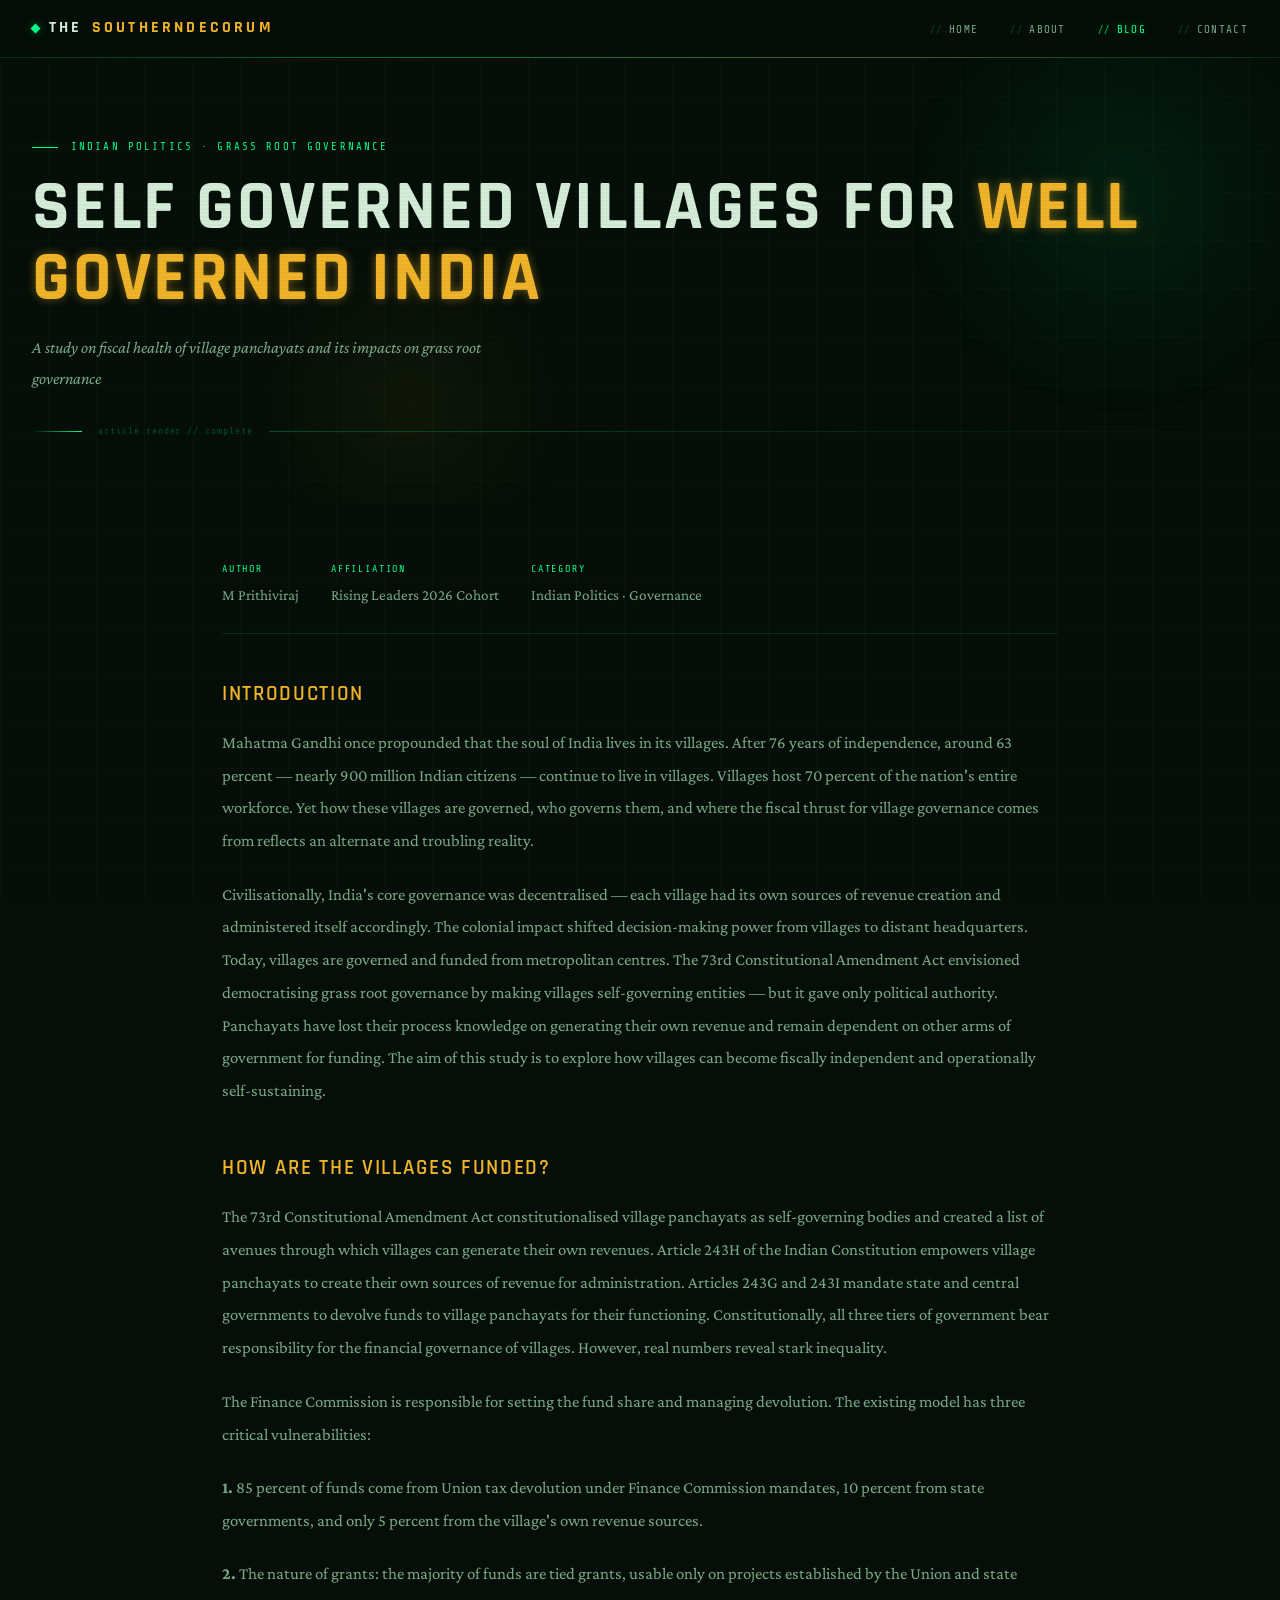
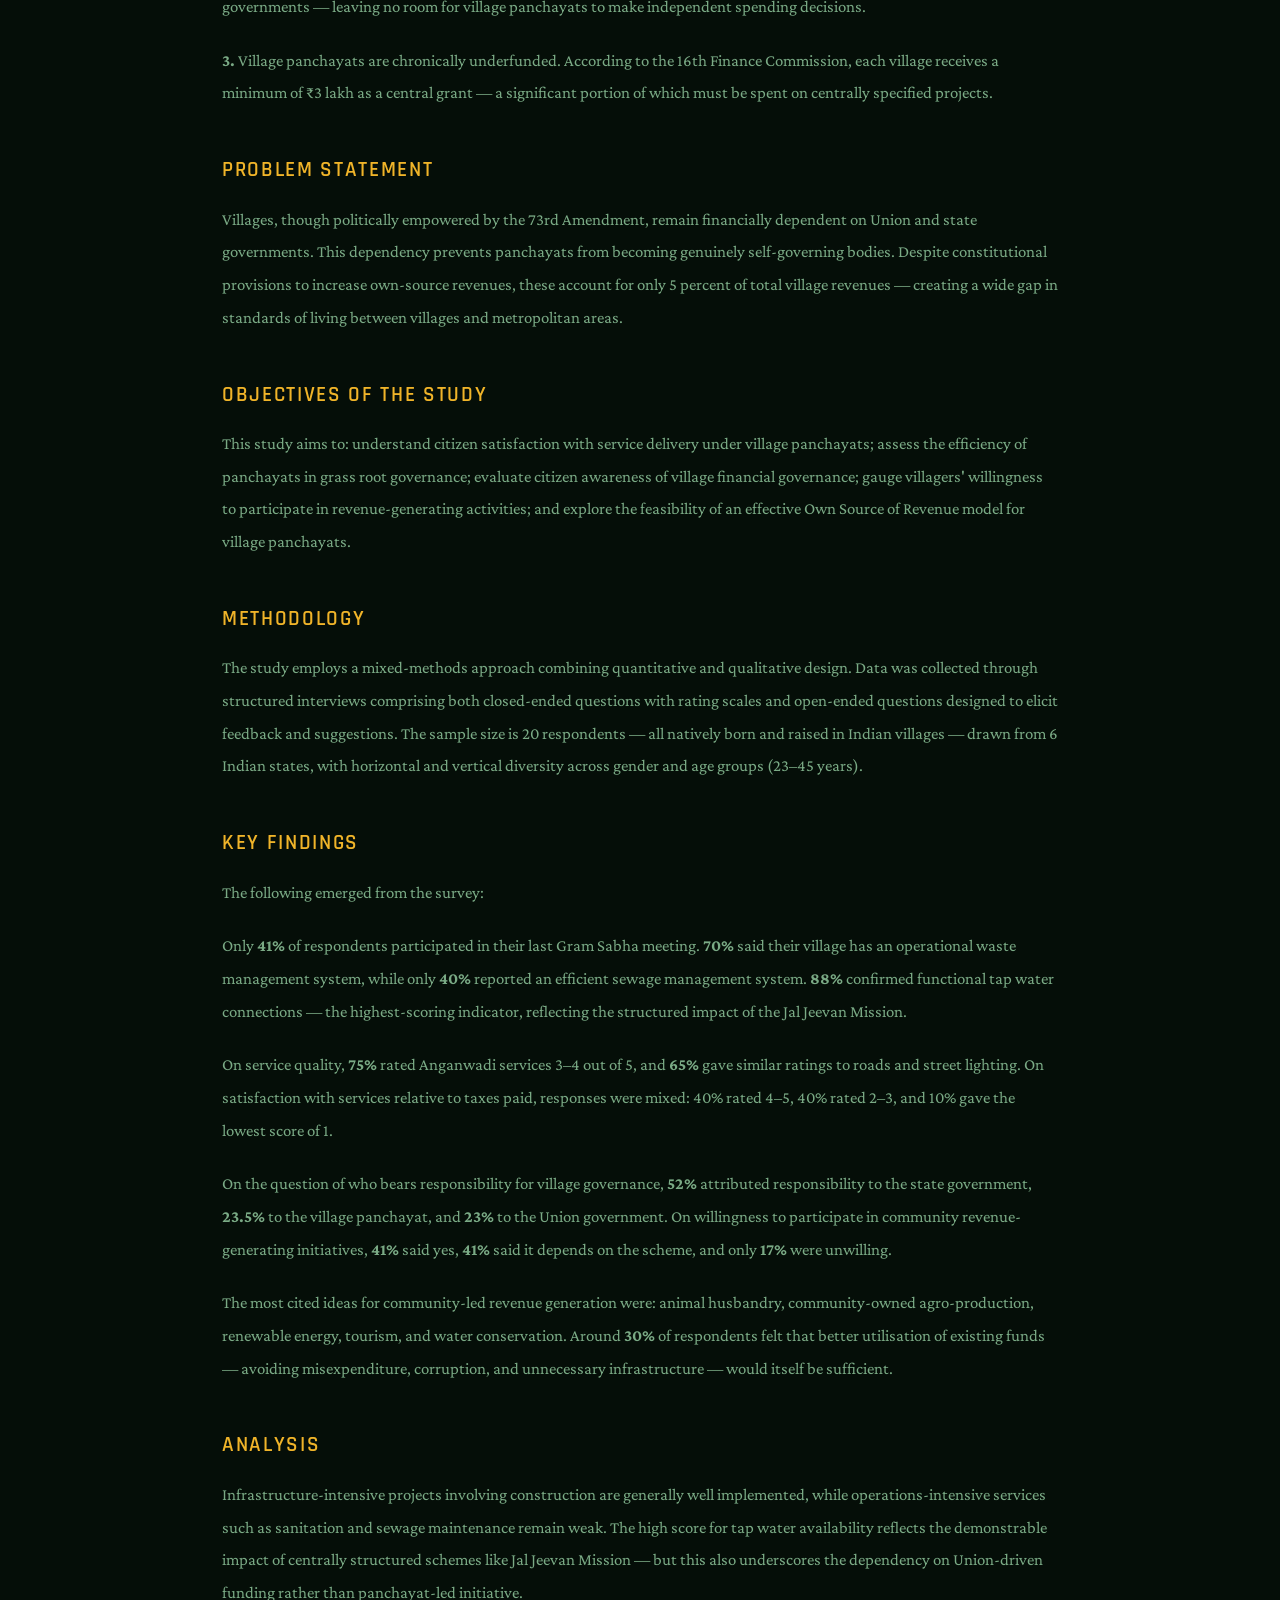
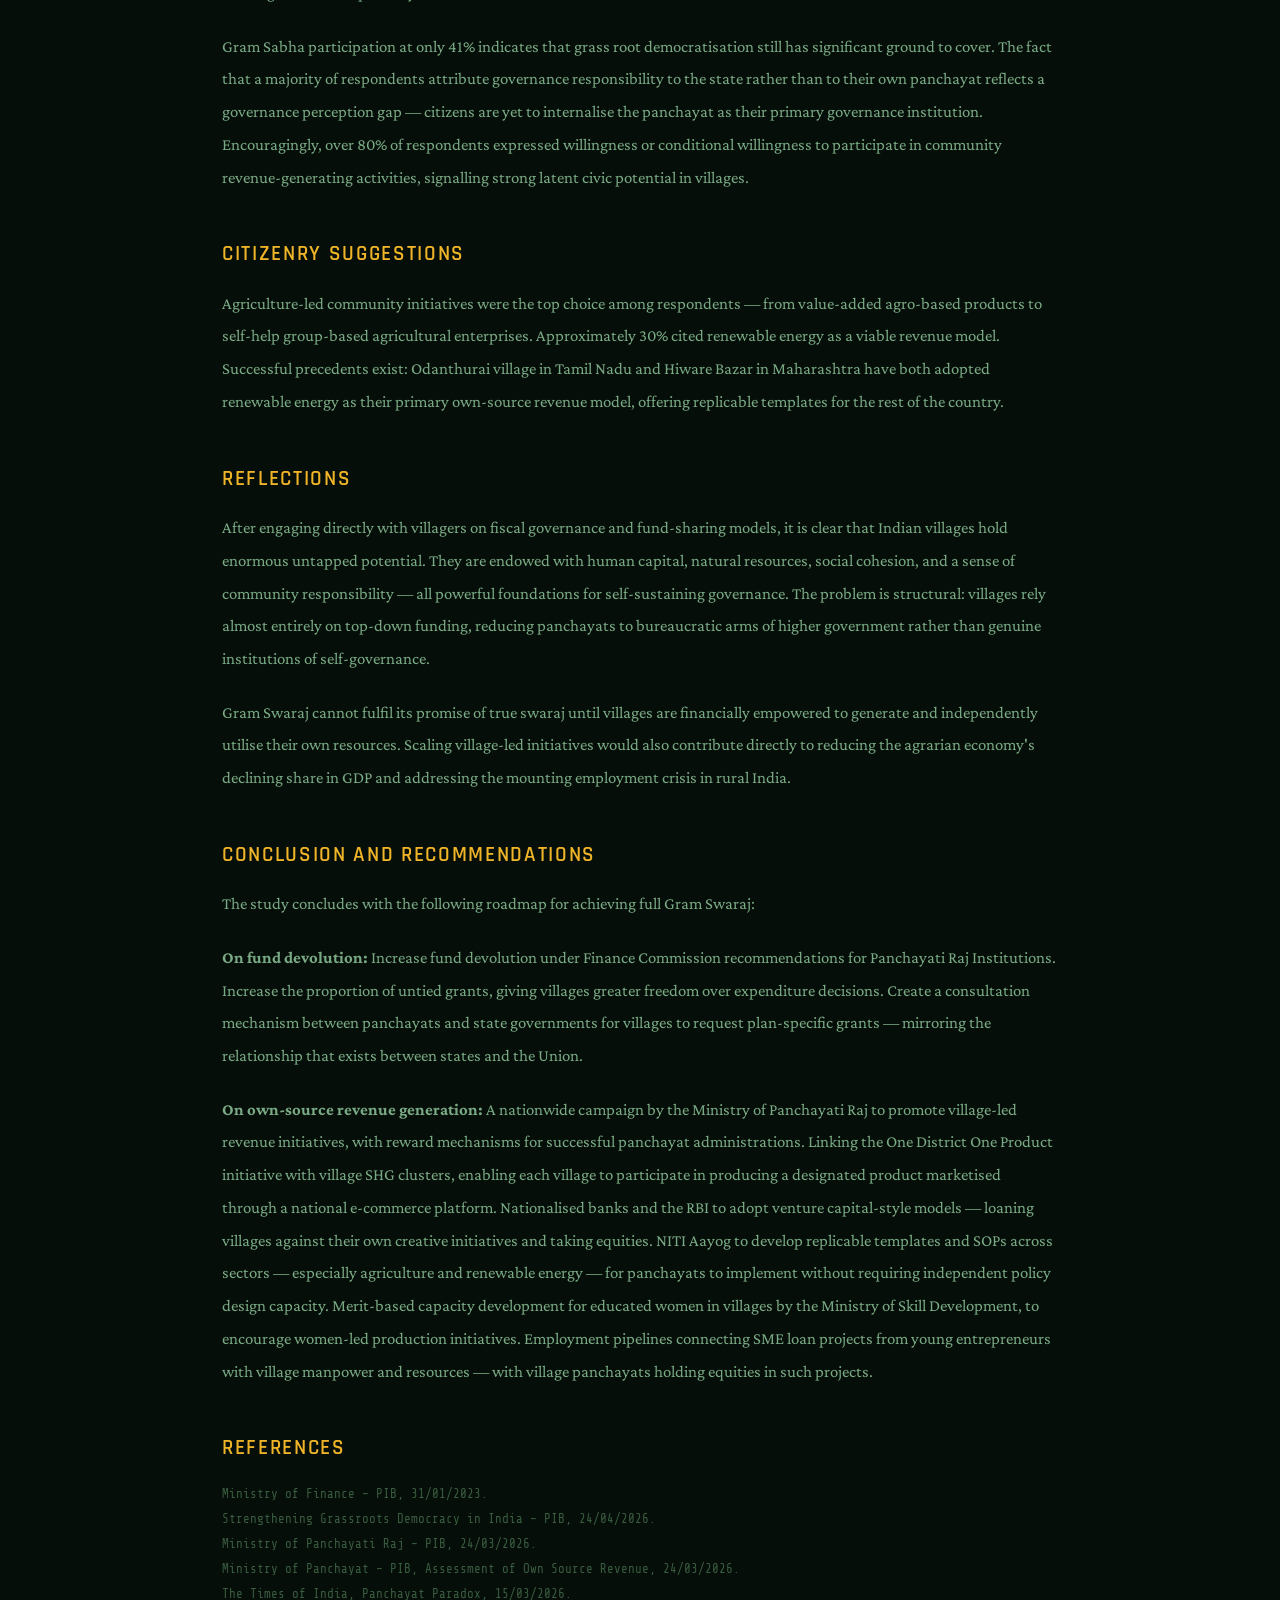
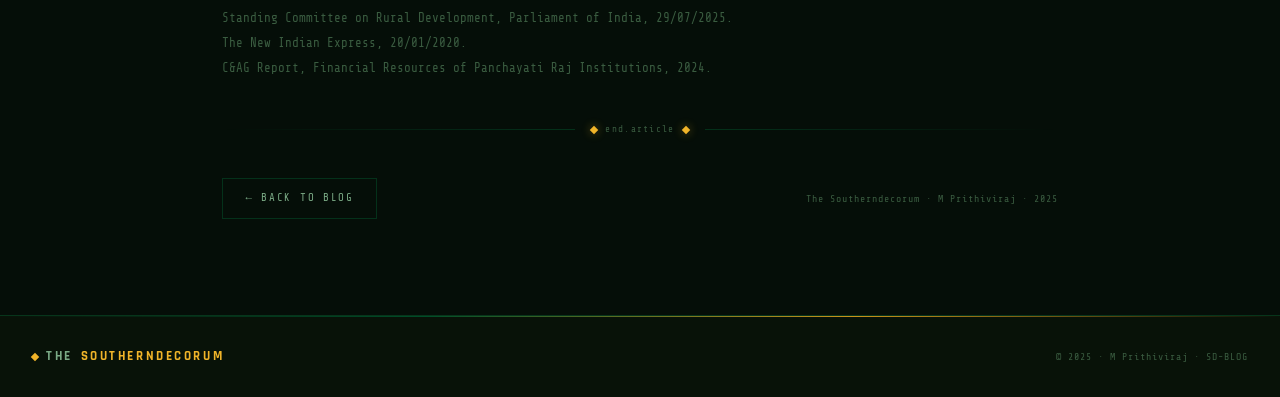
<file: blog-village-panchayat.html>
<!DOCTYPE html>
<html lang="en">
<head>
  <meta charset="UTF-8">
  <meta name="viewport" content="width=device-width, initial-scale=1.0">
  <title>Self Governed Villages for Well Governed India — The Southerndecorum</title>
  <link rel="stylesheet" href="style.css">
</head>
<body>
<div class="tricolour-stripe"></div>
<div class="grid-bg"></div>

<nav>
  <a href="index.html" class="nav-brand"><span class="dot"></span>The <span>Southerndecorum</span></a>
  <ul class="nav-links">
    <li><a href="index.html">Home</a></li>
    <li><a href="about.html">About</a></li>
    <li><a href="blog.html" class="active">Blog</a></li>
    <li><a href="contact.html">Contact</a></li>
  </ul>
</nav>

<header class="page-header">
  <div class="header-tag">Indian Politics · Grass Root Governance</div>
  <h1>Self Governed Villages for <em>Well Governed India</em></h1>
  <p class="header-sub">A study on fiscal health of village panchayats and its impacts on grass root governance</p>
  <div class="header-divider"><span>article.render // complete</span></div>
</header>

<main class="inner">

  <div style="display:flex;gap:2rem;align-items:center;margin-bottom:2.5rem;padding-bottom:1.5rem;border-bottom:1px solid var(--border);flex-wrap:wrap;">
    <div>
      <p style="font-family:var(--mono);font-size:0.63rem;letter-spacing:0.18em;text-transform:uppercase;color:var(--em);margin-bottom:0.2rem;">Author</p>
      <p style="font-family:var(--serif);font-size:0.95rem;color:var(--text-dim);">M Prithiviraj</p>
    </div>
    <div>
      <p style="font-family:var(--mono);font-size:0.63rem;letter-spacing:0.18em;text-transform:uppercase;color:var(--em);margin-bottom:0.2rem;">Affiliation</p>
      <p style="font-family:var(--serif);font-size:0.95rem;color:var(--text-dim);">Rising Leaders 2026 Cohort</p>
    </div>
    <div>
      <p style="font-family:var(--mono);font-size:0.63rem;letter-spacing:0.18em;text-transform:uppercase;color:var(--em);margin-bottom:0.2rem;">Category</p>
      <p style="font-family:var(--serif);font-size:0.95rem;color:var(--text-dim);">Indian Politics · Governance</p>
    </div>
  </div>

  <div class="article-body">

    <h2>Introduction</h2>
    <p>Mahatma Gandhi once propounded that the soul of India lives in its villages. After 76 years of independence, around 63 percent — nearly 900 million Indian citizens — continue to live in villages. Villages host 70 percent of the nation's entire workforce. Yet how these villages are governed, who governs them, and where the fiscal thrust for village governance comes from reflects an alternate and troubling reality.</p>
    <p>Civilisationally, India's core governance was decentralised — each village had its own sources of revenue creation and administered itself accordingly. The colonial impact shifted decision-making power from villages to distant headquarters. Today, villages are governed and funded from metropolitan centres. The 73rd Constitutional Amendment Act envisioned democratising grass root governance by making villages self-governing entities — but it gave only political authority. Panchayats have lost their process knowledge on generating their own revenue and remain dependent on other arms of government for funding. The aim of this study is to explore how villages can become fiscally independent and operationally self-sustaining.</p>

    <h2>How Are the Villages Funded?</h2>
    <p>The 73rd Constitutional Amendment Act constitutionalised village panchayats as self-governing bodies and created a list of avenues through which villages can generate their own revenues. Article 243H of the Indian Constitution empowers village panchayats to create their own sources of revenue for administration. Articles 243G and 243I mandate state and central governments to devolve funds to village panchayats for their functioning. Constitutionally, all three tiers of government bear responsibility for the financial governance of villages. However, real numbers reveal stark inequality.</p>
    <p>The Finance Commission is responsible for setting the fund share and managing devolution. The existing model has three critical vulnerabilities:</p>
    <p><strong>1.</strong> 85 percent of funds come from Union tax devolution under Finance Commission mandates, 10 percent from state governments, and only 5 percent from the village's own revenue sources.</p>
    <p><strong>2.</strong> The nature of grants: the majority of funds are tied grants, usable only on projects established by the Union and state governments — leaving no room for village panchayats to make independent spending decisions.</p>
    <p><strong>3.</strong> Village panchayats are chronically underfunded. According to the 16th Finance Commission, each village receives a minimum of ₹3 lakh as a central grant — a significant portion of which must be spent on centrally specified projects.</p>

    <h2>Problem Statement</h2>
    <p>Villages, though politically empowered by the 73rd Amendment, remain financially dependent on Union and state governments. This dependency prevents panchayats from becoming genuinely self-governing bodies. Despite constitutional provisions to increase own-source revenues, these account for only 5 percent of total village revenues — creating a wide gap in standards of living between villages and metropolitan areas.</p>

    <h2>Objectives of the Study</h2>
    <p>This study aims to: understand citizen satisfaction with service delivery under village panchayats; assess the efficiency of panchayats in grass root governance; evaluate citizen awareness of village financial governance; gauge villagers' willingness to participate in revenue-generating activities; and explore the feasibility of an effective Own Source of Revenue model for village panchayats.</p>

    <h2>Methodology</h2>
    <p>The study employs a mixed-methods approach combining quantitative and qualitative design. Data was collected through structured interviews comprising both closed-ended questions with rating scales and open-ended questions designed to elicit feedback and suggestions. The sample size is 20 respondents — all natively born and raised in Indian villages — drawn from 6 Indian states, with horizontal and vertical diversity across gender and age groups (23–45 years).</p>

    <h2>Key Findings</h2>
    <p>The following emerged from the survey:</p>
    <p>Only <strong>41%</strong> of respondents participated in their last Gram Sabha meeting. <strong>70%</strong> said their village has an operational waste management system, while only <strong>40%</strong> reported an efficient sewage management system. <strong>88%</strong> confirmed functional tap water connections — the highest-scoring indicator, reflecting the structured impact of the Jal Jeevan Mission.</p>
    <p>On service quality, <strong>75%</strong> rated Anganwadi services 3–4 out of 5, and <strong>65%</strong> gave similar ratings to roads and street lighting. On satisfaction with services relative to taxes paid, responses were mixed: 40% rated 4–5, 40% rated 2–3, and 10% gave the lowest score of 1.</p>
    <p>On the question of who bears responsibility for village governance, <strong>52%</strong> attributed responsibility to the state government, <strong>23.5%</strong> to the village panchayat, and <strong>23%</strong> to the Union government. On willingness to participate in community revenue-generating initiatives, <strong>41%</strong> said yes, <strong>41%</strong> said it depends on the scheme, and only <strong>17%</strong> were unwilling.</p>
    <p>The most cited ideas for community-led revenue generation were: animal husbandry, community-owned agro-production, renewable energy, tourism, and water conservation. Around <strong>30%</strong> of respondents felt that better utilisation of existing funds — avoiding misexpenditure, corruption, and unnecessary infrastructure — would itself be sufficient.</p>

    <h2>Analysis</h2>
    <p>Infrastructure-intensive projects involving construction are generally well implemented, while operations-intensive services such as sanitation and sewage maintenance remain weak. The high score for tap water availability reflects the demonstrable impact of centrally structured schemes like Jal Jeevan Mission — but this also underscores the dependency on Union-driven funding rather than panchayat-led initiative.</p>
    <p>Gram Sabha participation at only 41% indicates that grass root democratisation still has significant ground to cover. The fact that a majority of respondents attribute governance responsibility to the state rather than to their own panchayat reflects a governance perception gap — citizens are yet to internalise the panchayat as their primary governance institution. Encouragingly, over 80% of respondents expressed willingness or conditional willingness to participate in community revenue-generating activities, signalling strong latent civic potential in villages.</p>

    <h2>Citizenry Suggestions</h2>
    <p>Agriculture-led community initiatives were the top choice among respondents — from value-added agro-based products to self-help group-based agricultural enterprises. Approximately 30% cited renewable energy as a viable revenue model. Successful precedents exist: Odanthurai village in Tamil Nadu and Hiware Bazar in Maharashtra have both adopted renewable energy as their primary own-source revenue model, offering replicable templates for the rest of the country.</p>

    <h2>Reflections</h2>
    <p>After engaging directly with villagers on fiscal governance and fund-sharing models, it is clear that Indian villages hold enormous untapped potential. They are endowed with human capital, natural resources, social cohesion, and a sense of community responsibility — all powerful foundations for self-sustaining governance. The problem is structural: villages rely almost entirely on top-down funding, reducing panchayats to bureaucratic arms of higher government rather than genuine institutions of self-governance.</p>
    <p>Gram Swaraj cannot fulfil its promise of true swaraj until villages are financially empowered to generate and independently utilise their own resources. Scaling village-led initiatives would also contribute directly to reducing the agrarian economy's declining share in GDP and addressing the mounting employment crisis in rural India.</p>

    <h2>Conclusion and Recommendations</h2>
    <p>The study concludes with the following roadmap for achieving full Gram Swaraj:</p>
    <p><strong>On fund devolution:</strong> Increase fund devolution under Finance Commission recommendations for Panchayati Raj Institutions. Increase the proportion of untied grants, giving villages greater freedom over expenditure decisions. Create a consultation mechanism between panchayats and state governments for villages to request plan-specific grants — mirroring the relationship that exists between states and the Union.</p>
    <p><strong>On own-source revenue generation:</strong> A nationwide campaign by the Ministry of Panchayati Raj to promote village-led revenue initiatives, with reward mechanisms for successful panchayat administrations. Linking the One District One Product initiative with village SHG clusters, enabling each village to participate in producing a designated product marketised through a national e-commerce platform. Nationalised banks and the RBI to adopt venture capital-style models — loaning villages against their own creative initiatives and taking equities. NITI Aayog to develop replicable templates and SOPs across sectors — especially agriculture and renewable energy — for panchayats to implement without requiring independent policy design capacity. Merit-based capacity development for educated women in villages by the Ministry of Skill Development, to encourage women-led production initiatives. Employment pipelines connecting SME loan projects from young entrepreneurs with village manpower and resources — with village panchayats holding equities in such projects.</p>

    <h2>References</h2>
    <p style="font-family:var(--mono);font-size:0.78rem;line-height:2;color:var(--text-faint);">
      Ministry of Finance – PIB, 31/01/2023.<br>
      Strengthening Grassroots Democracy in India – PIB, 24/04/2026.<br>
      Ministry of Panchayati Raj – PIB, 24/03/2026.<br>
      Ministry of Panchayat – PIB, Assessment of Own Source Revenue, 24/03/2026.<br>
      The Times of India, Panchayat Paradox, 15/03/2026.<br>
      Standing Committee on Rural Development, Parliament of India, 29/07/2025.<br>
      The New Indian Express, 20/01/2020.<br>
      C&amp;AG Report, Financial Resources of Panchayati Raj Institutions, 2024.
    </p>

  </div>

  <div class="tech-divider"><div class="td-inner"><span class="td-gem"></span> end.article <span class="td-gem"></span></div></div>

  <div style="display:flex;justify-content:space-between;align-items:center;flex-wrap:wrap;gap:1rem;">
    <a href="blog.html" class="btn btn-ghost">← Back to Blog</a>
    <span style="font-family:var(--mono);font-size:0.62rem;color:var(--text-faint);letter-spacing:0.1em;">The Southerndecorum · M Prithiviraj · 2025</span>
  </div>

</main>

<footer>
  <div class="footer-brand"><span class="fd"></span> The <span>Southerndecorum</span></div>
  <div class="footer-note">© 2025 · M Prithiviraj · SD-BLOG</div>
</footer>
</body>
</html>
</file>
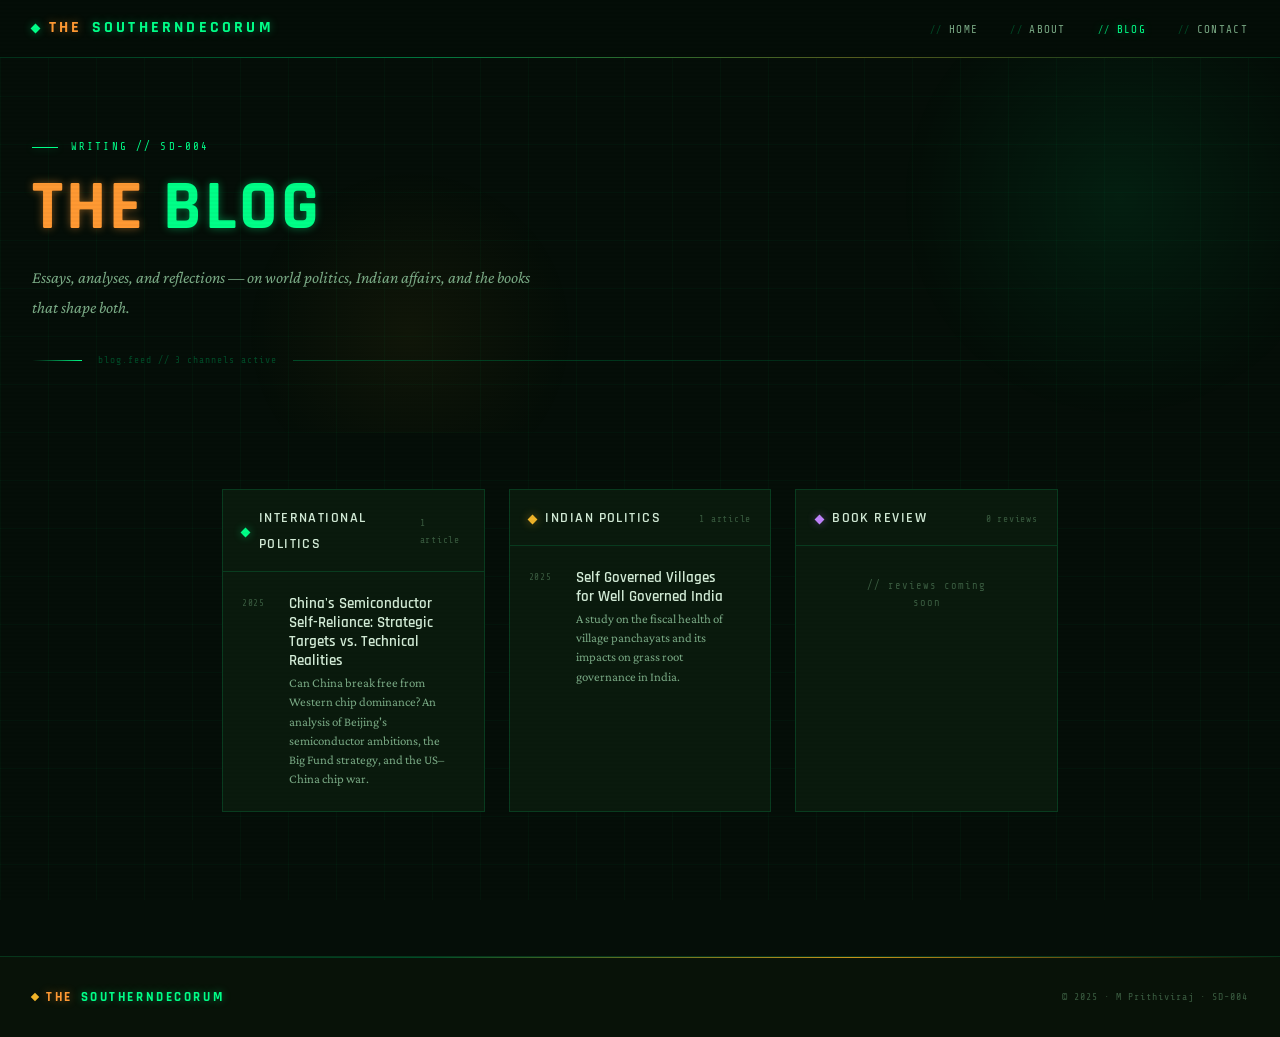
<file: blog.html>
<!DOCTYPE html>
<html lang="en">
<head>
<meta charset="UTF-8">
<meta name="viewport" content="width=device-width, initial-scale=1.0">
<title>Blog — The Southerndecorum</title>
<link rel="stylesheet" href="style.css">
<style>
.blog-grid {
display: grid;
grid-template-columns: repeat(3, 1fr);
gap: 1.5rem;
margin-bottom: 3rem;
}
.blog-col {
border: 1px solid var(--border);
background: var(--panel);
display: flex;
flex-direction: column;
}
.blog-col-header {
padding: 1rem 1.2rem 0.8rem;
border-bottom: 1px solid var(--border);
display: flex;
align-items: center;
gap: 0.6rem;
}
.blog-col-title {
font-family: var(--sans);
font-size: 0.9rem;
font-weight: 600;
letter-spacing: 0.1em;
text-transform: uppercase;
color: var(--text);
}
.blog-col-count {
font-family: var(--mono);
font-size: 0.6rem;
color: var(--text-faint);
margin-left: auto;
letter-spacing: 0.08em;
}
.col-dot {
width: 7px;
height: 7px;
transform: rotate(45deg);
flex-shrink: 0;
}
.col-dot.intl { background: var(--em); box-shadow: var(--glow-sm); }
.col-dot.india { background: var(--gold); box-shadow: var(--glow-gold); }
.col-dot.book { background: #c084fc; box-shadow: 0 0 8px rgba(192,132,252,0.4); }
.blog-col-body { padding: 0.5rem 0; flex: 1; }
.blog-article-link {
display: flex;
align-items: flex-start;
gap: 0.8rem;
padding: 0.85rem 1.2rem;
text-decoration: none;
color: inherit;
border-bottom: 1px solid rgba(0,255,136,0.06);
transition: background 0.15s;
}
.blog-article-link:last-child { border-bottom: none; }
.blog-article-link:hover { background: rgba(0,255,136,0.04); }
.blog-article-link:hover .bal-title { color: var(--em); }
.bal-date {
font-family: var(--mono);
font-size: 0.58rem;
color: var(--text-faint);
letter-spacing: 0.06em;
line-height: 1.4;
flex-shrink: 0;
padding-top: 3px;
min-width: 34px;
}
.bal-content { flex: 1; }
.bal-title {
font-family: var(--sans);
font-size: 0.92rem;
font-weight: 600;
color: var(--text);
line-height: 1.3;
margin-bottom: 0.25rem;
transition: color 0.2s;
}
.bal-desc {
font-family: var(--serif);
font-size: 0.8rem;
color: var(--text-dim);
line-height: 1.5;
}
.bal-arrow {
font-family: var(--mono);
font-size: 0.75rem;
color: var(--em);
opacity: 0;
transform: translateX(-4px);
transition: all 0.2s;
padding-top: 3px;
flex-shrink: 0;
}
.blog-article-link:hover .bal-arrow { opacity: 1; transform: translateX(0); }
.empty-state {
padding: 1.5rem 1.2rem;
text-align: center;
}
.empty-state p {
font-family: var(--mono);
font-size: 0.65rem;
color: var(--text-faint);
letter-spacing: 0.1em;
line-height: 1.6;
}
@media (max-width: 780px) {
.blog-grid { grid-template-columns: 1fr; }
}
</style>
</head>
<body>
<div class="tricolour-stripe"></div>
<div class="grid-bg"></div>
<nav>
<a href="index.html" class="nav-brand"><span class="dot"></span><span class="clr-orange">The</span> <span class="clr-green">Southerndecorum</span></a>
<ul class="nav-links">
<li><a href="index.html">Home</a></li>
<li><a href="about.html">About</a></li>
<li><a href="blog.html" class="active">Blog</a></li>
<li><a href="contact.html">Contact</a></li>
</ul>
</nav>
<header class="page-header">
<div class="header-tag">Writing // SD-004</div>
<h1><span class="clr-orange">The</span> <em class="clr-green">Blog</em></h1>
<p class="header-sub">Essays, analyses, and reflections — on world politics, Indian affairs, and the books that shape both.</p>
<div class="header-divider"><span>blog.feed // 3 channels active</span></div>
</header>
<main class="inner">
<div class="blog-grid">
<!-- COLUMN 1: International Politics -->
<div class="blog-col">
<div class="blog-col-header">
<span class="col-dot intl"></span>
<span class="blog-col-title">International Politics</span>
<span class="blog-col-count">1 article</span>
</div>
<div class="blog-col-body">
<a href="blog-china-semiconductor.html" class="blog-article-link">
<div class="bal-date">2025</div>
<div class="bal-content">
<div class="bal-title">China's Semiconductor Self-Reliance: Strategic Targets vs. Technical Realities</div>
<div class="bal-desc">Can China break free from Western chip dominance? An analysis of Beijing's semiconductor ambitions, the Big Fund strategy, and the US–China chip war.</div>
</div>
<div class="bal-arrow">→</div>
</a>
</div>
</div>
<!-- COLUMN 2: Indian Politics -->
<div class="blog-col">
<div class="blog-col-header">
<span class="col-dot india"></span>
<span class="blog-col-title">Indian Politics</span>
<span class="blog-col-count">1 article</span>
</div>
<div class="blog-col-body">
<a href="blog-village-panchayat.html" class="blog-article-link">
<div class="bal-date">2025</div>
<div class="bal-content">
<div class="bal-title">Self Governed Villages for Well Governed India</div>
<div class="bal-desc">A study on the fiscal health of village panchayats and its impacts on grass root governance in India.</div>
</div>
<div class="bal-arrow">→</div>
</a>
</div>
</div>
<!-- COLUMN 3: Book Review -->
<div class="blog-col">
<div class="blog-col-header">
<span class="col-dot book"></span>
<span class="blog-col-title">Book Review</span>
<span class="blog-col-count">0 reviews</span>
</div>
<div class="blog-col-body">
<!-- ADD BOOK REVIEWS HERE -->
<div class="empty-state">
<p>// reviews coming<br>soon</p>
</div>
</div>
</div>
</div>
</main>
<footer>
<div class="footer-brand"><span class="fd"></span> <span class="clr-orange">The</span> <span class="clr-green">Southerndecorum</span></div>
<div class="footer-note">© 2025 · M Prithiviraj · SD-004</div>
</footer>
</body>
</html>
</file>
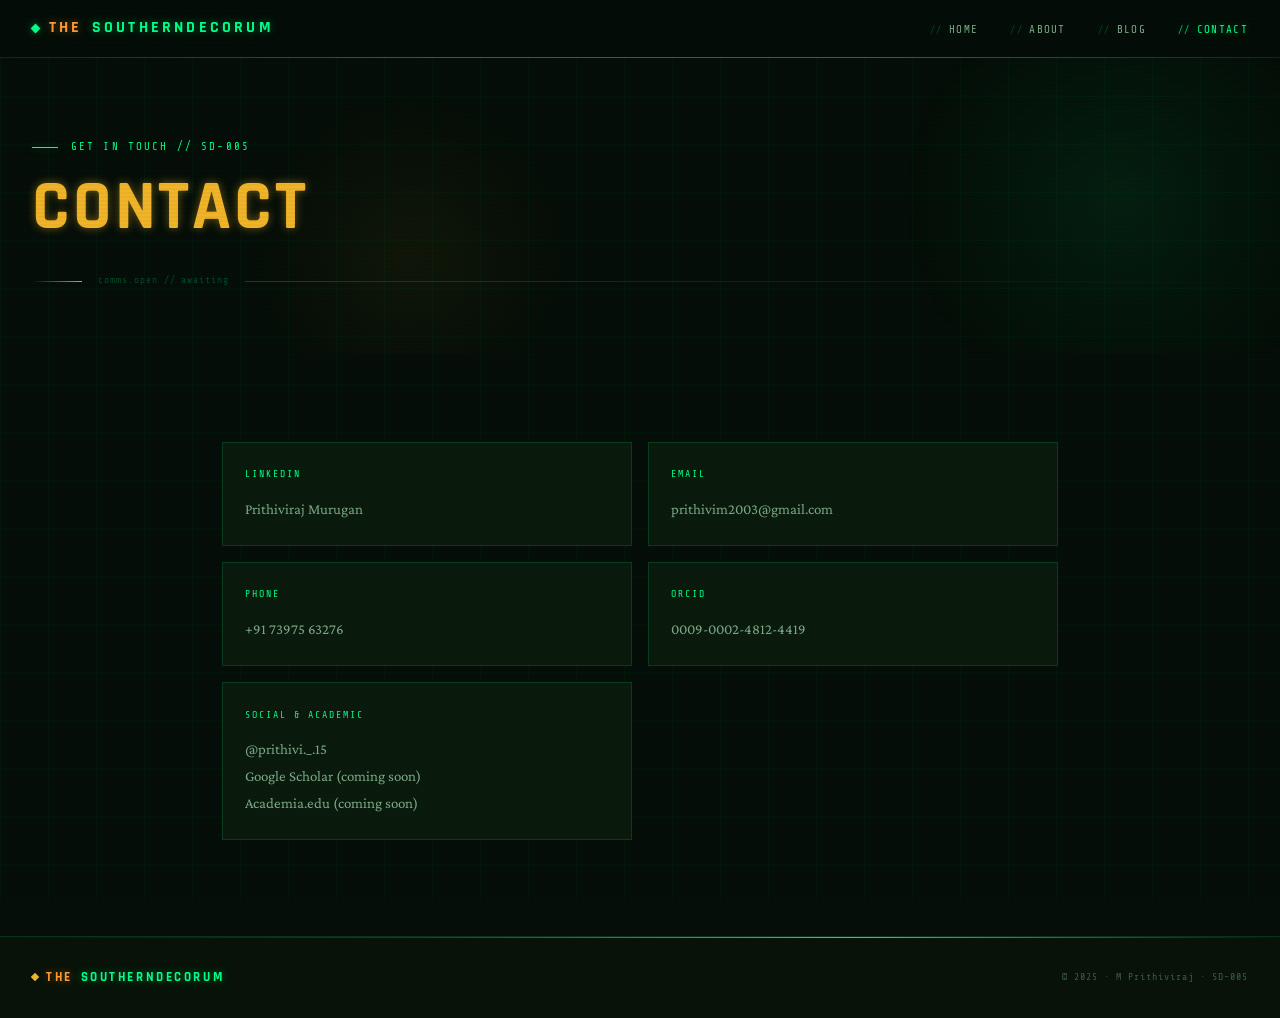
<file: contact.html>
<!DOCTYPE html>
<html lang="en">
<head>
<meta charset="UTF-8">
<meta name="viewport" content="width=device-width, initial-scale=1.0">
<title>Contact — The Southerndecorum</title>
<link rel="stylesheet" href="style.css">
</head>
<body>
<div class="grid-bg"></div>
<nav>
<a href="index.html" class="nav-brand"><span class="dot"></span><span class="clr-orange">The</span> <span class="clr-green">Southerndecorum</span></a>
<ul class="nav-links">
<li><a href="index.html">Home</a></li>
<li><a href="about.html">About</a></li>
<li><a href="blog.html">Blog</a></li>
<li><a href="contact.html" class="active">Contact</a></li>
</ul>
</nav>
<header class="page-header">
<div class="header-tag">Get in Touch // SD-005</div>
<h1><em>Contact</em></h1>
<div class="header-divider"><span>comms.open // awaiting</span></div>
</header>
<main class="inner">
<div class="contact-grid">
<div class="contact-card">
<div class="contact-card-label">LinkedIn</div>
<p><a href="https://www.linkedin.com/in/prithiviraj-murugan-506b99257" target="_blank">Prithiviraj Murugan</a></p>
</div>
<div class="contact-card">
<div class="contact-card-label">Email</div>
<p><a href="mailto:prithivim2003@gmail.com">prithivim2003@gmail.com</a></p>
</div>
<div class="contact-card">
<div class="contact-card-label">Phone</div>
<p><a href="tel:+917397563276">+91 73975 63276</a></p>
</div>
<div class="contact-card">
<div class="contact-card-label">ORCID</div>
<p><a href="https://orcid.org/0009-0002-4812-4419" target="_blank">0009-0002-4812-4419</a></p>
</div>
<div class="contact-card">
<div class="contact-card-label">Social &amp; Academic</div>
<p>
<a href="https://instagram.com/prithivi._.15" target="_blank">@prithivi._.15</a><br>
<a href="#" target="_blank">Google Scholar (coming soon)</a><br>
<a href="#" target="_blank">Academia.edu (coming soon)</a>
</p>
</div>
</div>
</main>
<footer>
<div class="footer-brand"><span class="fd"></span> <span class="clr-orange">The</span> <span class="clr-green">Southerndecorum</span></div>
<div class="footer-note">© 2025 · M Prithiviraj · SD-005</div>
</footer>
</body>
</html>
</file>
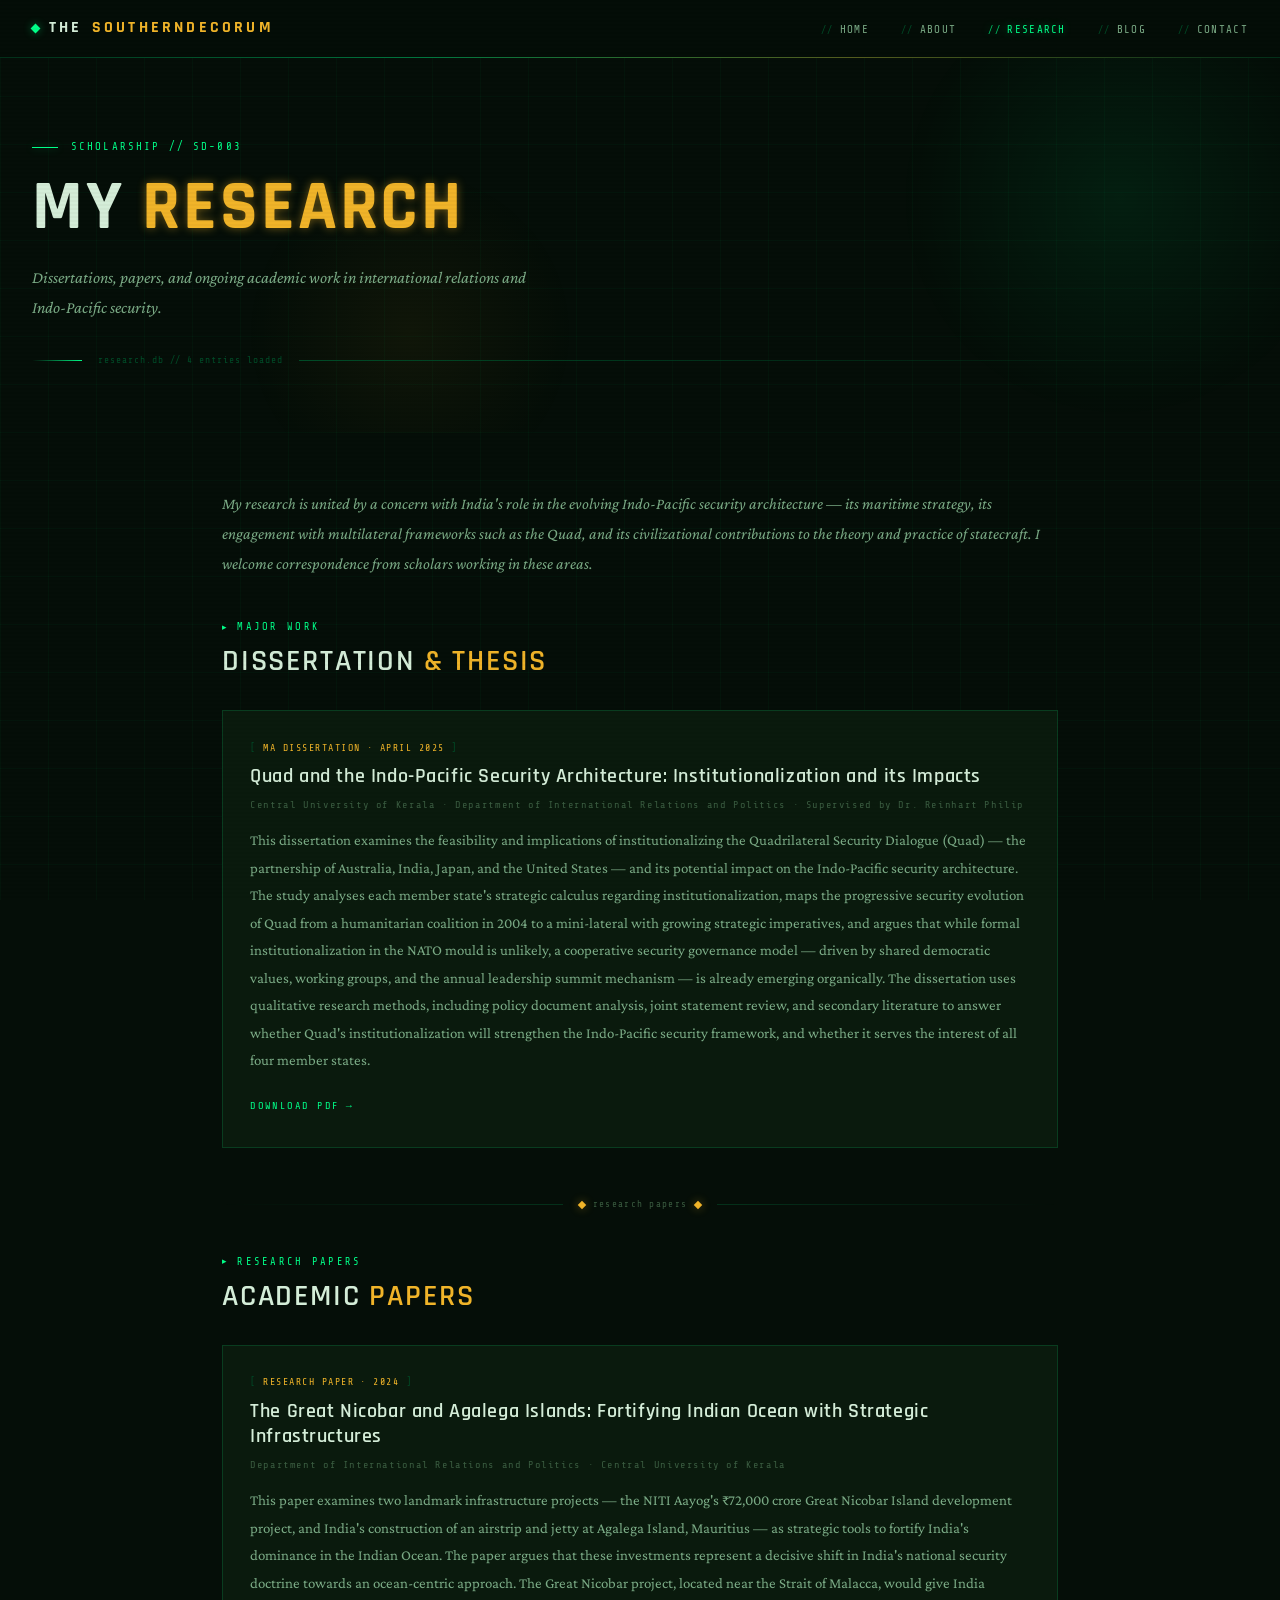
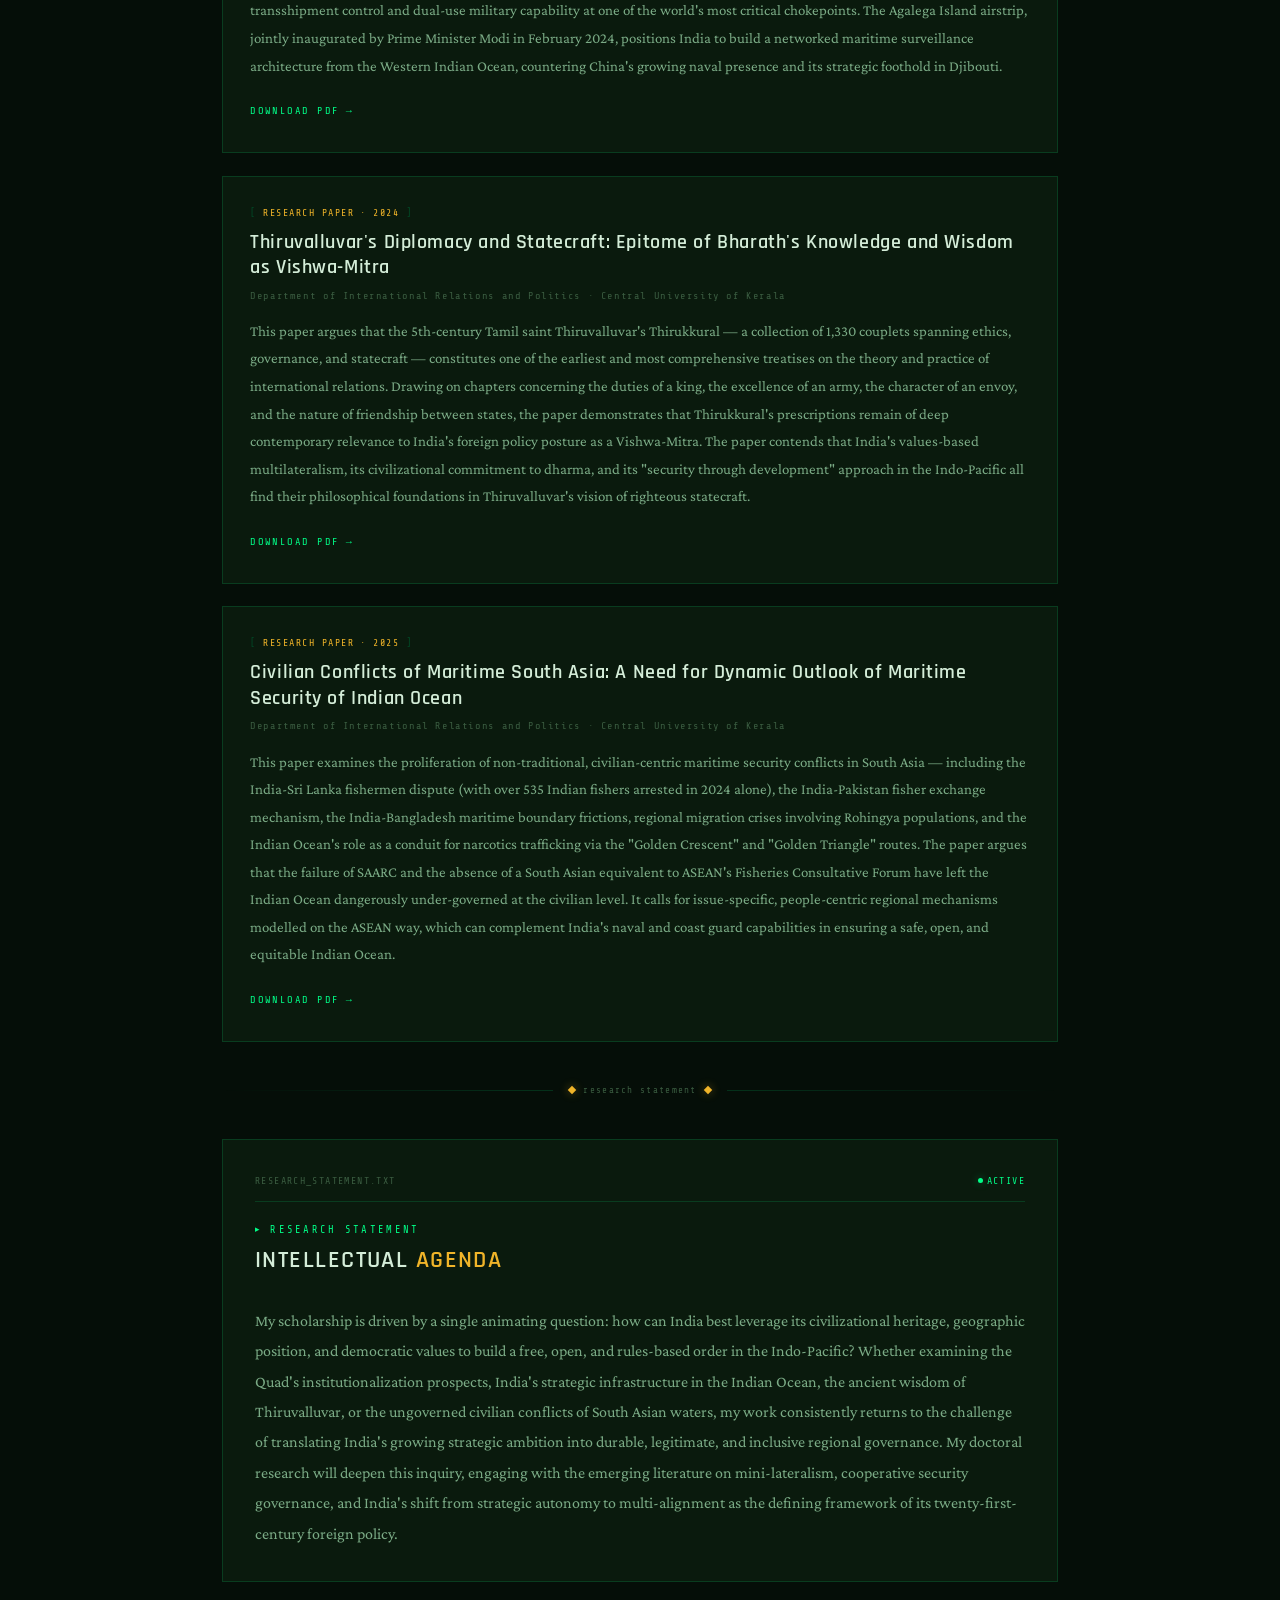
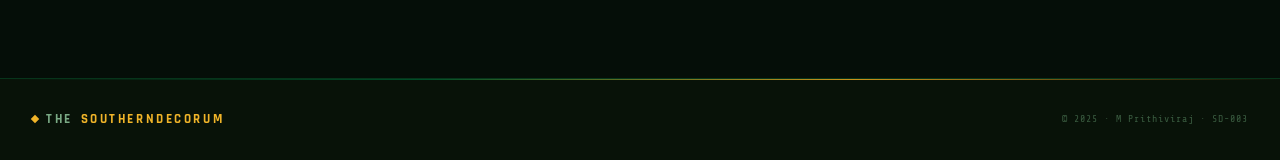
<file: researc.html>
<!DOCTYPE html>
<html lang="en">
<head>
  <meta charset="UTF-8">
  <meta name="viewport" content="width=device-width, initial-scale=1.0">
  <title>Research — The Southerndecorum</title>
  <link rel="stylesheet" href="style.css">
</head>
<body>
<div class="grid-bg"></div>

<nav>
  <a href="index.html" class="nav-brand"><span class="dot"></span>The <span>Southerndecorum</span></a>
  <ul class="nav-links">
    <li><a href="index.html">Home</a></li>
    <li><a href="about.html">About</a></li>
    <li><a href="research.html" class="active">Research</a></li>
    <li><a href="blog.html">Blog</a></li>
    <li><a href="contact.html">Contact</a></li>
  </ul>
</nav>

<header class="page-header">
  <div class="header-tag">Scholarship // SD-003</div>
  <h1>My <em>Research</em></h1>
  <p class="header-sub">Dissertations, papers, and ongoing academic work in international relations and Indo-Pacific security.</p>
  <div class="header-divider"><span>research.db // 4 entries loaded</span></div>
</header>

<main class="inner">

  <p style="font-family:var(--serif);font-size:1rem;color:var(--text-dim);font-style:italic;margin-bottom:2.5rem;line-height:1.85;">
    My research is united by a concern with India's role in the evolving Indo-Pacific security architecture — its maritime strategy, its engagement with multilateral frameworks such as the Quad, and its civilizational contributions to the theory and practice of statecraft. I welcome correspondence from scholars working in these areas.
  </p>

  <!-- DISSERTATION -->
  <div class="section-label">Major Work</div>
  <h2 class="section-heading">Dissertation <span>&amp; Thesis</span></h2>

  <div class="research-list" style="margin-bottom:3rem;">
    <div class="research-item">
      <div class="research-type">MA Dissertation · April 2025</div>
      <h3 class="research-title">Quad and the Indo-Pacific Security Architecture: Institutionalization and its Impacts</h3>
      <p class="research-meta">Central University of Kerala · Department of International Relations and Politics · Supervised by Dr. Reinhart Philip</p>
      <p class="research-abstract">This dissertation examines the feasibility and implications of institutionalizing the Quadrilateral Security Dialogue (Quad) — the partnership of Australia, India, Japan, and the United States — and its potential impact on the Indo-Pacific security architecture. The study analyses each member state's strategic calculus regarding institutionalization, maps the progressive security evolution of Quad from a humanitarian coalition in 2004 to a mini-lateral with growing strategic imperatives, and argues that while formal institutionalization in the NATO mould is unlikely, a cooperative security governance model — driven by shared democratic values, working groups, and the annual leadership summit mechanism — is already emerging organically. The dissertation uses qualitative research methods, including policy document analysis, joint statement review, and secondary literature to answer whether Quad's institutionalization will strengthen the Indo-Pacific security framework, and whether it serves the interest of all four member states.</p>
      <a href="papers/Research_1.pdf" target="_blank" class="research-link">Download PDF</a>
    </div>
  </div>

  <div class="tech-divider"><div class="td-inner"><span class="td-gem"></span> research papers <span class="td-gem"></span></div></div>

  <!-- PAPERS -->
  <div class="section-label">Research Papers</div>
  <h2 class="section-heading">Academic <span>Papers</span></h2>

  <div class="research-list">

    <div class="research-item">
      <div class="research-type">Research Paper · 2024</div>
      <h3 class="research-title">The Great Nicobar and Agalega Islands: Fortifying Indian Ocean with Strategic Infrastructures</h3>
      <p class="research-meta">Department of International Relations and Politics · Central University of Kerala</p>
      <p class="research-abstract">This paper examines two landmark infrastructure projects — the NITI Aayog's ₹72,000 crore Great Nicobar Island development project, and India's construction of an airstrip and jetty at Agalega Island, Mauritius — as strategic tools to fortify India's dominance in the Indian Ocean. The paper argues that these investments represent a decisive shift in India's national security doctrine towards an ocean-centric approach. The Great Nicobar project, located near the Strait of Malacca, would give India transshipment control and dual-use military capability at one of the world's most critical chokepoints. The Agalega Island airstrip, jointly inaugurated by Prime Minister Modi in February 2024, positions India to build a networked maritime surveillance architecture from the Western Indian Ocean, countering China's growing naval presence and its strategic foothold in Djibouti.</p>
      <a href="papers/Research_2.pdf" target="_blank" class="research-link">Download PDF</a>
    </div>

    <div class="research-item">
      <div class="research-type">Research Paper · 2024</div>
      <h3 class="research-title">Thiruvalluvar's Diplomacy and Statecraft: Epitome of Bharath's Knowledge and Wisdom as Vishwa-Mitra</h3>
      <p class="research-meta">Department of International Relations and Politics · Central University of Kerala</p>
      <p class="research-abstract">This paper argues that the 5th-century Tamil saint Thiruvalluvar's Thirukkural — a collection of 1,330 couplets spanning ethics, governance, and statecraft — constitutes one of the earliest and most comprehensive treatises on the theory and practice of international relations. Drawing on chapters concerning the duties of a king, the excellence of an army, the character of an envoy, and the nature of friendship between states, the paper demonstrates that Thirukkural's prescriptions remain of deep contemporary relevance to India's foreign policy posture as a Vishwa-Mitra. The paper contends that India's values-based multilateralism, its civilizational commitment to dharma, and its "security through development" approach in the Indo-Pacific all find their philosophical foundations in Thiruvalluvar's vision of righteous statecraft.</p>
      <a href="papers/Research_3.pdf" target="_blank" class="research-link">Download PDF</a>
    </div>

    <div class="research-item">
      <div class="research-type">Research Paper · 2025</div>
      <h3 class="research-title">Civilian Conflicts of Maritime South Asia: A Need for Dynamic Outlook of Maritime Security of Indian Ocean</h3>
      <p class="research-meta">Department of International Relations and Politics · Central University of Kerala</p>
      <p class="research-abstract">This paper examines the proliferation of non-traditional, civilian-centric maritime security conflicts in South Asia — including the India-Sri Lanka fishermen dispute (with over 535 Indian fishers arrested in 2024 alone), the India-Pakistan fisher exchange mechanism, the India-Bangladesh maritime boundary frictions, regional migration crises involving Rohingya populations, and the Indian Ocean's role as a conduit for narcotics trafficking via the "Golden Crescent" and "Golden Triangle" routes. The paper argues that the failure of SAARC and the absence of a South Asian equivalent to ASEAN's Fisheries Consultative Forum have left the Indian Ocean dangerously under-governed at the civilian level. It calls for issue-specific, people-centric regional mechanisms modelled on the ASEAN way, which can complement India's naval and coast guard capabilities in ensuring a safe, open, and equitable Indian Ocean.</p>
      <a href="papers/Research_4.pdf" target="_blank" class="research-link">Download PDF</a>
    </div>

  </div>

  <div class="tech-divider"><div class="td-inner"><span class="td-gem"></span> research statement <span class="td-gem"></span></div></div>

  <div class="panel">
    <div class="panel-header"><span>research_statement.txt</span><span class="panel-status">active</span></div>
    <div class="section-label">Research Statement</div>
    <h2 class="section-heading" style="font-size:1.5rem;">Intellectual <span>Agenda</span></h2>
    <p style="font-family:var(--serif);font-size:1rem;line-height:1.9;color:var(--text-dim);">
      My scholarship is driven by a single animating question: how can India best leverage its civilizational heritage, geographic position, and democratic values to build a free, open, and rules-based order in the Indo-Pacific? Whether examining the Quad's institutionalization prospects, India's strategic infrastructure in the Indian Ocean, the ancient wisdom of Thiruvalluvar, or the ungoverned civilian conflicts of South Asian waters, my work consistently returns to the challenge of translating India's growing strategic ambition into durable, legitimate, and inclusive regional governance. My doctoral research will deepen this inquiry, engaging with the emerging literature on mini-lateralism, cooperative security governance, and India's shift from strategic autonomy to multi-alignment as the defining framework of its twenty-first-century foreign policy.
    </p>
  </div>

</main>

<footer>
  <div class="footer-brand"><span class="fd"></span> The <span>Southerndecorum</span></div>
  <div class="footer-note">© 2025 · M Prithiviraj · SD-003</div>
</footer>
</body>
</html>
</file>
<file: style.css>
@import url('https://fonts.googleapis.com/css2?family=Rajdhani:wght@300;400;500;600;700&family=Crimson+Pro:ital,wght@0,300;0,400;0,600;1,300;1,400&family=Share+Tech+Mono&display=swap');

*, *::before, *::after { box-sizing: border-box; margin: 0; padding: 0; }

:root {
  --bg:        #050e08;
  --bg2:       #081208;
  --bg3:       #0c1a0f;
  --panel:     #0a1a0d;
  --em:        #00ff88;
  --em-dim:    #00c96a;
  --em-dark:   #004d28;
  --gold:      #f0b429;
  --gold-dim:  #c8921a;
  --gold-pale: #ffd97a;
  --text:      #d4edd8;
  --text-dim:  #7aaa85;
  --text-faint:#3a5c40;
  --border:    rgba(0,255,136,0.15);
  --border-gold: rgba(240,180,41,0.25);
  --mono:      'Share Tech Mono', monospace;
  --sans:      'Rajdhani', sans-serif;
  --serif:     'Crimson Pro', Georgia, serif;
  --glow-sm:   0 0 8px rgba(0,255,136,0.4);
  --glow-gold: 0 0 10px rgba(240,180,41,0.45);
}

html { scroll-behavior: smooth; }

body {
  background: var(--bg);
  color: var(--text);
  font-family: var(--serif);
  font-size: 17px;
  line-height: 1.8;
  min-height: 100vh;
  overflow-x: hidden;
}

body::before {
  content: '';
  position: fixed; inset: 0;
  background: repeating-linear-gradient(0deg, transparent, transparent 2px, rgba(0,0,0,0.022) 2px, rgba(0,0,0,0.022) 4px);
  pointer-events: none; z-index: 9999;
}

.grid-bg {
  position: fixed; inset: 0;
  background-image:
    linear-gradient(rgba(0,255,136,0.032) 1px, transparent 1px),
    linear-gradient(90deg, rgba(0,255,136,0.032) 1px, transparent 1px);
  background-size: 48px 48px;
  pointer-events: none; z-index: 0;
}

/* ── NAV ── */
nav {
  position: sticky; top: 0; z-index: 500;
  background: rgba(5,14,8,0.96);
  backdrop-filter: blur(16px);
  border-bottom: 1px solid var(--border);
  padding: 0 2rem; height: 58px;
  display: flex; align-items: center; justify-content: space-between;
}
nav::after {
  content: ''; position: absolute; bottom: -1px; left: 0; right: 0; height: 1px;
  background: linear-gradient(90deg, transparent, var(--em), var(--gold), transparent);
  opacity: 0.35;
}
.nav-brand {
  font-family: var(--sans); font-size: 1rem; font-weight: 700;
  letter-spacing: 0.2em; text-transform: uppercase;
  text-decoration: none; color: var(--text);
  display: flex; align-items: center; gap: 0.6rem;
}
.nav-brand .dot { width: 7px; height: 7px; background: var(--em); transform: rotate(45deg); box-shadow: var(--glow-sm); flex-shrink: 0; }
.nav-brand span { color: var(--gold); }
.nav-links { display: flex; gap: 2rem; list-style: none; }
.nav-links a { font-family: var(--mono); font-size: 0.68rem; letter-spacing: 0.12em; text-transform: uppercase; color: var(--text-dim); text-decoration: none; transition: color 0.2s, text-shadow 0.2s; }
.nav-links a::before { content: '// '; color: var(--em-dark); font-size: 0.6rem; }
.nav-links a:hover, .nav-links a.active { color: var(--em); text-shadow: var(--glow-sm); }
.nav-links a:hover::before, .nav-links a.active::before { color: var(--em-dim); }

/* ── HOMEPAGE GRID ── */
.homepage {
  position: relative; z-index: 1;
  display: flex; flex-direction: column;
  max-width: 1200px; margin: 0 auto;
  padding: 0 1.5rem 4rem;
}

.hp-row {
  display: grid;
  border: 1px solid var(--border);
  border-top: none;
}
.hp-row:first-child { border-top: 1px solid var(--border); margin-top: 2rem; }

.hp-row-top  { grid-template-columns: 200px 1fr 280px; }
.hp-row-mid  { grid-template-columns: 1fr 1px 300px; }
.hp-row-bot  { grid-template-columns: 1fr 1px 300px; }

.hp-cell {
  padding: 2rem 1.8rem;
  border-right: 1px solid var(--border);
  position: relative;
}
.hp-cell:last-child { border-right: none; }

.vdivider {
  display: flex; flex-direction: column; align-items: center;
  padding: 1.5rem 0;
}
.vd-line { flex: 1; width: 1px; background: linear-gradient(180deg, transparent, var(--border), transparent); }
.vd-gem { width: 7px; height: 7px; background: var(--gold); transform: rotate(45deg); box-shadow: var(--glow-gold); flex-shrink: 0; margin: 6px 0; }

/* ── CELL SHARED ── */
.clabel {
  font-family: var(--mono); font-size: 0.64rem;
  letter-spacing: 0.22em; text-transform: uppercase;
  color: var(--em); margin-bottom: 1.2rem;
  display: flex; align-items: center; gap: 0.5rem;
}
.clabel::before { content: '▸'; font-size: 0.55rem; }

.clink {
  font-family: var(--mono); font-size: 0.68rem; letter-spacing: 0.12em;
  text-transform: uppercase; color: var(--em); text-decoration: none;
  transition: text-shadow 0.2s;
}
.clink:hover { text-shadow: var(--glow-sm); }
.clink.sm { font-size: 0.62rem; }

/* ── PHOTO CELL ── */
.photo-cell { display: flex; flex-direction: column; align-items: center; justify-content: center; gap: 1rem; }
.photo-frame { position: relative; padding: 2px; background: linear-gradient(135deg, var(--em-dark), var(--gold-dim)); }
.photo-frame::before, .photo-frame::after { content: ''; position: absolute; width: 16px; height: 16px; border-color: var(--gold); border-style: solid; }
.photo-frame::before { top: -5px; left: -5px; border-width: 2px 0 0 2px; }
.photo-frame::after  { bottom: -5px; right: -5px; border-width: 0 2px 2px 0; }
.photo-inner {
  width: 150px; height: 200px;
  background: var(--bg3); border: 1px solid var(--border);
  overflow: hidden; display: flex; align-items: center; justify-content: center;
}
.photo-inner img { width: 100%; height: 100%; object-fit: cover; object-position: center top; display: block; }
.photo-name { font-family: var(--sans); font-size: 0.9rem; font-weight: 600; letter-spacing: 0.1em; text-transform: uppercase; color: var(--gold); text-align: center; }

/* ── TITLE CELL ── */
.title-cell { display: flex; flex-direction: column; align-items: center; justify-content: center; text-align: center; padding: 3rem 2rem; }
.htag { font-family: var(--mono); font-size: 0.65rem; letter-spacing: 0.2em; text-transform: uppercase; color: var(--em); margin-bottom: 1rem; display: flex; align-items: center; gap: 0.6rem; }
.htag::before, .htag::after { content: ''; display: inline-block; width: 20px; height: 1px; background: var(--em); box-shadow: var(--glow-sm); }
.site-h1 { font-family: var(--sans); font-weight: 700; line-height: 1.0; font-size: clamp(2rem, 3.5vw, 3.2rem); letter-spacing: 0.04em; text-transform: uppercase; color: var(--text); }
.site-h1 em { font-style: normal; color: var(--gold); text-shadow: var(--glow-gold); }
.eg { color: var(--em); text-shadow: var(--glow-sm); }
.site-sub { font-family: var(--serif); font-size: 0.92rem; font-style: italic; color: var(--text-dim); margin-top: 1rem; max-width: 380px; line-height: 1.7; }
.title-line { width: 50px; height: 1px; background: linear-gradient(90deg, var(--em), var(--gold)); margin-top: 1.2rem; box-shadow: var(--glow-sm); }

/* ── ABOUT CELL ── */
.about-cell { display: flex; flex-direction: column; justify-content: center; }
.about-text { font-family: var(--serif); font-size: 0.95rem; color: var(--text-dim); line-height: 1.85; margin-bottom: 1rem; }

/* ── BLOG CELL ── */
.blog-card { border-left: 2px solid var(--border); padding: 0.9rem 1rem; margin-bottom: 0.8rem; transition: border-color 0.2s; }
.blog-card:hover { border-left-color: var(--em); }
.featured-card { border-left-color: var(--gold); background: rgba(240,180,41,0.03); padding: 1.2rem; margin-bottom: 1.2rem; }
.featured-card:hover { border-left-color: var(--gold-pale); }
.soon-card { opacity: 0.4; }
.bcard-tag { font-family: var(--mono); font-size: 0.6rem; letter-spacing: 0.16em; text-transform: uppercase; color: var(--gold); margin-bottom: 0.35rem; }
.bcard-title { font-family: var(--sans); font-size: 1rem; font-weight: 600; letter-spacing: 0.03em; color: var(--text); text-decoration: none; display: block; margin-bottom: 0.4rem; transition: color 0.2s; line-height: 1.3; }
.bcard-title:hover { color: var(--em); }
.bcard-title.sm { font-size: 0.88rem; }
.bcard-desc { font-family: var(--serif); font-size: 0.86rem; color: var(--text-dim); line-height: 1.7; margin-bottom: 0.6rem; }

/* ── RESEARCH CELL ── */
.rcard { display: flex; gap: 1rem; align-items: flex-start; padding: 0.9rem 0; border-bottom: 1px solid rgba(0,255,136,0.06); }
.rcard:last-of-type { border-bottom: none; }
.rcard-num { font-family: var(--mono); font-size: 0.68rem; color: var(--em); flex-shrink: 0; padding-top: 3px; letter-spacing: 0.06em; }
.rcard-title { font-family: var(--sans); font-size: 0.92rem; font-weight: 600; color: var(--text); text-decoration: none; display: block; margin-bottom: 0.2rem; transition: color 0.2s; line-height: 1.35; }
.rcard-title:hover { color: var(--em); }
.rcard-meta { font-family: var(--mono); font-size: 0.6rem; color: var(--text-faint); letter-spacing: 0.06em; }

/* ── CONTACTS CELL ── */
.contact-row { display: flex; gap: 1rem; align-items: center; padding: 0.8rem 0; border-bottom: 1px solid rgba(0,255,136,0.06); text-decoration: none; transition: background 0.15s; }
.contact-row:last-of-type { border-bottom: none; }
.contact-row:hover .cval { color: var(--em); }
.cicon { font-family: var(--mono); font-size: 0.68rem; color: var(--gold); background: rgba(240,180,41,0.1); border: 1px solid var(--border-gold); width: 28px; height: 28px; display: flex; align-items: center; justify-content: center; flex-shrink: 0; }
.ctype { font-family: var(--mono); font-size: 0.58rem; letter-spacing: 0.14em; text-transform: uppercase; color: var(--text-faint); display: block; }
.cval { font-family: var(--serif); font-size: 0.88rem; color: var(--text-dim); transition: color 0.2s; }

/* ── DOWNLOAD LINKS CELL ── */
.dlrow { display: flex; gap: 0.8rem; align-items: center; padding: 0.7rem 0; border-bottom: 1px solid rgba(0,255,136,0.06); text-decoration: none; }
.dlrow:last-child { border-bottom: none; }
.dlrow:hover .dlname { color: var(--em); }
.dlnum { font-family: var(--mono); font-size: 0.63rem; color: var(--em-dim); flex-shrink: 0; min-width: 32px; }
.dlname { font-family: var(--serif); font-size: 0.88rem; color: var(--text-dim); flex: 1; transition: color 0.2s; line-height: 1.3; }
.dlext { font-family: var(--mono); font-size: 0.58rem; letter-spacing: 0.1em; color: var(--text-faint); flex-shrink: 0; transition: color 0.2s; }
.gold-dl .dlnum { color: var(--gold); }
.gold-dl:hover .dlname { color: var(--gold-pale); }

/* ── INNER PAGES ── */
.page-header { position: relative; z-index: 1; padding: 5rem 2rem 4rem; overflow: hidden; }
.page-header::before { content: ''; position: absolute; top: -100px; right: -80px; width: 480px; height: 480px; background: radial-gradient(circle, rgba(0,255,136,0.07) 0%, transparent 65%); pointer-events: none; }
.page-header::after  { content: ''; position: absolute; bottom: -80px; left: 18%; width: 360px; height: 360px; background: radial-gradient(circle, rgba(240,180,41,0.05) 0%, transparent 65%); pointer-events: none; }
.header-tag { font-family: var(--mono); font-size: 0.67rem; letter-spacing: 0.2em; text-transform: uppercase; color: var(--em); margin-bottom: 1rem; display: flex; align-items: center; gap: 0.8rem; position: relative; z-index: 1; }
.header-tag::before { content: ''; display: inline-block; width: 26px; height: 1px; background: var(--em); box-shadow: var(--glow-sm); }
.page-header h1 { font-family: var(--sans); font-weight: 700; font-size: clamp(2.6rem, 5.5vw, 4.8rem); line-height: 1.0; letter-spacing: 0.04em; text-transform: uppercase; color: var(--text); position: relative; z-index: 1; }
.page-header h1 em { font-style: normal; color: var(--gold); text-shadow: var(--glow-gold); }
.header-sub { font-family: var(--serif); font-size: 1.05rem; font-style: italic; color: var(--text-dim); margin-top: 1.2rem; max-width: 500px; position: relative; z-index: 1; }
.header-divider { display: flex; align-items: center; gap: 1rem; margin-top: 1.8rem; position: relative; z-index: 1; }
.header-divider span { font-family: var(--mono); font-size: 0.6rem; color: var(--em-dark); letter-spacing: 0.1em; }
.header-divider::before { content: ''; height: 1px; width: 50px; background: linear-gradient(90deg, transparent, var(--em)); }
.header-divider::after  { content: ''; flex: 1; height: 1px; background: linear-gradient(90deg, var(--em-dark), transparent); }

main.inner { position: relative; z-index: 1; max-width: 900px; margin: 0 auto; padding: 3.5rem 2rem 6rem; }

.section-label { font-family: var(--mono); font-size: 0.65rem; letter-spacing: 0.22em; text-transform: uppercase; color: var(--em); margin-bottom: 0.5rem; display: flex; align-items: center; gap: 0.5rem; }
.section-label::before { content: '▸'; font-size: 0.55rem; }
.section-heading { font-family: var(--sans); font-size: 1.9rem; font-weight: 600; letter-spacing: 0.06em; text-transform: uppercase; color: var(--text); margin-bottom: 2rem; line-height: 1.1; }
.section-heading span { color: var(--gold); }

.panel { background: var(--panel); border: 1px solid var(--border); padding: 2rem; position: relative; transition: border-color 0.3s, box-shadow 0.3s; }
.panel:hover { border-color: rgba(0,255,136,0.3); box-shadow: 0 0 26px rgba(0,255,136,0.05); }
.panel-header { font-family: var(--mono); font-size: 0.62rem; color: var(--text-faint); letter-spacing: 0.14em; text-transform: uppercase; border-bottom: 1px solid var(--border); padding-bottom: 0.7rem; margin-bottom: 1.2rem; display: flex; justify-content: space-between; align-items: center; }
.panel-status { color: var(--em); display: flex; align-items: center; gap: 4px; }
.panel-status::before { content: ''; width: 5px; height: 5px; border-radius: 50%; background: var(--em); box-shadow: var(--glow-sm); animation: blink 2s ease-in-out infinite; }
@keyframes blink { 0%,100%{opacity:1} 50%{opacity:0.3} }

.tech-divider { display: flex; align-items: center; gap: 1rem; margin: 2.5rem 0; }
.tech-divider::before { content: ''; flex: 1; height: 1px; background: linear-gradient(90deg, transparent, var(--border)); }
.tech-divider::after  { content: ''; flex: 1; height: 1px; background: linear-gradient(90deg, var(--border), transparent); }
.td-inner { font-family: var(--mono); font-size: 0.58rem; letter-spacing: 0.14em; color: var(--text-faint); display: flex; align-items: center; gap: 0.5rem; }
.td-gem { width: 6px; height: 6px; background: var(--gold); transform: rotate(45deg); box-shadow: var(--glow-gold); }

.research-list { display: flex; flex-direction: column; gap: 1.4rem; }
.research-item { border: 1px solid var(--border); padding: 1.7rem; background: var(--panel); position: relative; transition: border-color 0.25s, box-shadow 0.25s; }
.research-item::before { content: ''; position: absolute; left: 0; top: 0; bottom: 0; width: 3px; background: linear-gradient(180deg, var(--em), var(--gold)); opacity: 0; transition: opacity 0.25s; }
.research-item:hover { border-color: rgba(0,255,136,0.28); box-shadow: 0 0 22px rgba(0,255,136,0.05); }
.research-item:hover::before { opacity: 1; }
.research-type { font-family: var(--mono); font-size: 0.62rem; letter-spacing: 0.15em; text-transform: uppercase; color: var(--gold); margin-bottom: 0.5rem; }
.research-type::before { content: '[ '; color: var(--em-dark); }
.research-type::after  { content: ' ]'; color: var(--em-dark); }
.research-title { font-family: var(--sans); font-size: 1.22rem; font-weight: 600; letter-spacing: 0.03em; color: var(--text); margin-bottom: 0.4rem; line-height: 1.3; }
.research-meta { font-family: var(--mono); font-size: 0.64rem; color: var(--text-faint); margin-bottom: 0.8rem; letter-spacing: 0.06em; }
.research-abstract { font-family: var(--serif); font-size: 0.93rem; color: var(--text-dim); line-height: 1.85; margin-bottom: 0.9rem; }
.research-link { font-family: var(--mono); font-size: 0.64rem; letter-spacing: 0.14em; text-transform: uppercase; color: var(--em); text-decoration: none; display: inline-flex; align-items: center; gap: 0.4rem; transition: text-shadow 0.2s; }
.research-link:hover { text-shadow: var(--glow-sm); }
.research-link::after { content: '→'; }

.blog-list { display: flex; flex-direction: column; }
.blog-entry { display: grid; grid-template-columns: 72px 1fr auto; gap: 1.4rem; align-items: center; padding: 1.4rem 0; border-bottom: 1px solid rgba(0,255,136,0.07); text-decoration: none; color: inherit; }
.blog-entry:first-child { border-top: 1px solid rgba(0,255,136,0.07); }
.blog-entry:hover .blog-entry-title { color: var(--em); text-shadow: var(--glow-sm); }
.blog-entry:hover .blog-arrow { opacity: 1; transform: translateX(0); }
.blog-date { font-family: var(--mono); font-size: 0.62rem; color: var(--text-faint); letter-spacing: 0.06em; line-height: 1.5; text-align: right; }
.blog-entry-title { font-family: var(--sans); font-size: 1.05rem; font-weight: 600; letter-spacing: 0.03em; color: var(--text); margin-bottom: 0.3rem; transition: color 0.2s, text-shadow 0.2s; line-height: 1.3; }
.blog-summary { font-family: var(--serif); font-size: 0.88rem; color: var(--text-dim); line-height: 1.6; }
.blog-tag { font-family: var(--mono); font-size: 0.56rem; letter-spacing: 0.14em; text-transform: uppercase; color: var(--gold); margin-top: 0.3rem; display: block; }
.blog-arrow { font-family: var(--mono); font-size: 0.82rem; color: var(--em); opacity: 0; transform: translateX(-6px); transition: all 0.2s; }

.about-grid { display: grid; grid-template-columns: 1fr 250px; gap: 3rem; align-items: start; }
.cred-box { border: 1px solid var(--border); background: var(--panel); padding: 1.4rem; margin-bottom: 1rem; }
.cred-box-title { font-family: var(--mono); font-size: 0.62rem; letter-spacing: 0.2em; text-transform: uppercase; color: var(--em); margin-bottom: 1rem; padding-bottom: 0.6rem; border-bottom: 1px solid var(--border); }
.cred-item { padding: 0.65rem 0; border-bottom: 1px solid rgba(0,255,136,0.05); }
.cred-item:last-child { border-bottom: none; }
.cred-item strong { display: block; color: var(--text); font-family: var(--sans); font-size: 0.92rem; font-weight: 600; letter-spacing: 0.03em; }
.cred-item span { color: var(--text-faint); font-family: var(--mono); font-size: 0.64rem; letter-spacing: 0.06em; }

.contact-grid { display: grid; grid-template-columns: 1fr 1fr; gap: 1rem; margin-top: 2rem; }
.contact-card { border: 1px solid var(--border); padding: 1.4rem; background: var(--panel); transition: border-color 0.2s; }
.contact-card:hover { border-color: rgba(0,255,136,0.28); }
.contact-card-label { font-family: var(--mono); font-size: 0.62rem; letter-spacing: 0.2em; text-transform: uppercase; color: var(--em); margin-bottom: 0.8rem; }
.contact-card p, .contact-card a { font-family: var(--serif); font-size: 0.93rem; color: var(--text-dim); text-decoration: none; line-height: 1.8; transition: color 0.2s; }
.contact-card a:hover { color: var(--em); }

.article-body { font-family: var(--serif); font-size: 1.05rem; line-height: 1.95; color: var(--text-dim); }
.article-body h2 { font-family: var(--sans); font-size: 1.3rem; font-weight: 600; letter-spacing: 0.08em; text-transform: uppercase; color: var(--gold); margin: 2.5rem 0 0.8rem; }
.article-body p { margin-bottom: 1.3rem; }
.article-body blockquote { border-left: 2px solid var(--gold); padding: 0.5rem 0 0.5rem 1.5rem; margin: 2rem 0; font-style: italic; color: var(--text-faint); background: rgba(240,180,41,0.025); }

.btn { font-family: var(--mono); font-size: 0.67rem; letter-spacing: 0.16em; text-transform: uppercase; text-decoration: none; padding: 0.62rem 1.4rem; border: 1px solid; cursor: pointer; transition: all 0.2s; display: inline-block; }
.btn-em   { background: var(--em-dark); color: var(--em); border-color: var(--em); }
.btn-em:hover   { background: rgba(0,255,136,0.12); box-shadow: var(--glow-sm); }
.btn-gold { background: transparent; color: var(--gold); border-color: var(--gold-dim); }
.btn-gold:hover { background: rgba(240,180,41,0.1); border-color: var(--gold); box-shadow: var(--glow-gold); }
.btn-ghost { background: transparent; color: var(--text-dim); border-color: var(--border); }
.btn-ghost:hover { color: var(--text); border-color: rgba(0,255,136,0.28); }

.mt-1{margin-top:1rem;} .mt-2{margin-top:2rem;} .mt-3{margin-top:3rem;}

footer { position: relative; z-index: 1; background: var(--bg2); border-top: 1px solid var(--border); padding: 1.8rem 2rem; display: flex; align-items: center; justify-content: space-between; flex-wrap: wrap; gap: 1rem; }
footer::before { content: ''; position: absolute; top: 0; left: 0; right: 0; height: 1px; background: linear-gradient(90deg, transparent, var(--em-dark), var(--gold-dim), transparent); }
.footer-brand { font-family: var(--sans); font-size: 0.8rem; font-weight: 700; letter-spacing: 0.2em; text-transform: uppercase; color: var(--text-dim); display: flex; align-items: center; gap: 0.5rem; }
.footer-brand .fd { width: 6px; height: 6px; background: var(--gold); transform: rotate(45deg); }
.footer-brand span { color: var(--gold); }
.footer-note { font-family: var(--mono); font-size: 0.62rem; color: var(--text-faint); letter-spacing: 0.1em; }

@keyframes fadeUp { from{opacity:0;transform:translateY(16px);} to{opacity:1;transform:translateY(0);} }
.anim{animation:fadeUp 0.55s ease forwards;}
.d1{animation-delay:0.08s;opacity:0;} .d2{animation-delay:0.18s;opacity:0;}
.d3{animation-delay:0.3s;opacity:0;}  .d4{animation-delay:0.44s;opacity:0;}

@media (max-width: 900px) {
  .hp-row-top { grid-template-columns: 1fr 1fr; }
  .photo-cell { grid-column: 1 / -1; flex-direction: row; justify-content: flex-start; border-right: none; border-bottom: 1px solid var(--border); }
  .hp-row-mid, .hp-row-bot { grid-template-columns: 1fr; }
  .vdivider { display: none; }
  .hp-cell { border-right: none; border-bottom: 1px solid var(--border); }
}
@media (max-width: 640px) {
  nav { padding: 0 1rem; } .nav-links { gap: 1rem; } .nav-links a::before { display: none; }
  .hp-row-top { grid-template-columns: 1fr; }
  .about-grid, .contact-grid { grid-template-columns: 1fr; }
  .blog-entry { grid-template-columns: 56px 1fr; } .blog-arrow { display: none; }
  footer { flex-direction: column; text-align: center; padding: 1.4rem 1rem; }
}

/* ══════════════════════════════════════════════════════
   TRICOLOUR TITLE OVERRIDES
   Applied via .clr-orange / .clr-white / .clr-green
   classes added directly on words in the HTML.
   !important is used because these override more specific
   existing rules (e.g. .site-h1 em, .nav-brand span) that
   were previously forcing everything to gold.
   ══════════════════════════════════════════════════════ */
.clr-orange { color: #ff9933 !important; text-shadow: 0 0 8px rgba(255,153,51,0.45) !important; }
.clr-white  { color: #ffffff !important; text-shadow: 0 0 8px rgba(255,255,255,0.35) !important; }
.clr-green  { color: var(--em) !important; text-shadow: var(--glow-sm) !important; }
</file>
